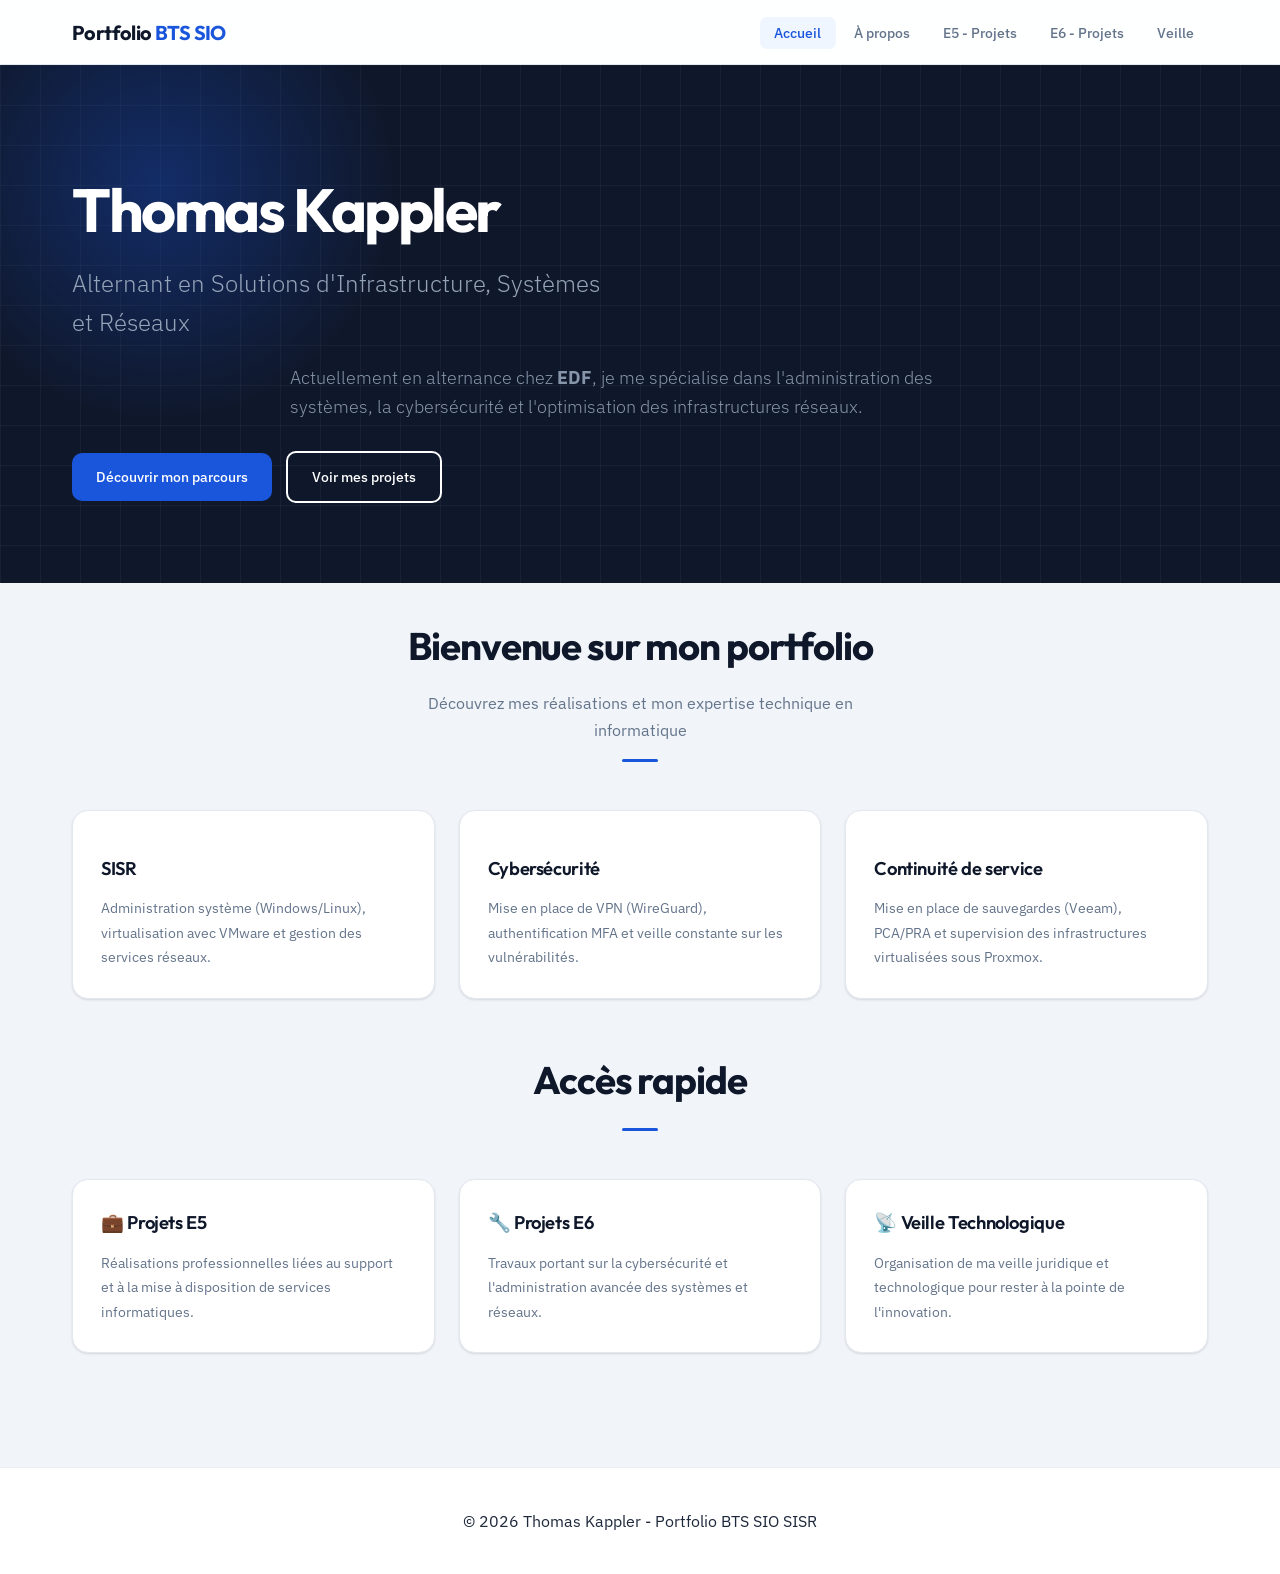
<file: index.html>
<!DOCTYPE html>
<html lang="fr">
<head>
    <meta charset="UTF-8">
    <meta name="viewport" content="width=device-width, initial-scale=1.0">
    <title>Thomas Kappler - Portfolio BTS SIO SISR</title>
    <link rel="stylesheet" href="styles.css">
</head>
<body>
    <nav class="navbar">
        <div class="nav-container">
            <a href="index.html" class="logo">
                Portfolio <span>BTS SIO</span>
            </a>
            <div class="nav-toggle" onclick="toggleMobileNav()">
                <span></span>
                <span></span>
                <span></span>
            </div>
            <ul class="nav-menu">
                <li><a href="index.html" class="nav-link active">Accueil</a></li>
                <li><a href="about.html" class="nav-link">À propos</a></li>
                <li><a href="e5.html" class="nav-link">E5 - Projets</a></li>
                <li><a href="e6.html" class="nav-link">E6 - Projets</a></li>
                <li><a href="veille.html" class="nav-link">Veille</a></li>
            </ul>
        </div>
    </nav>

    <div class="hero">
        <div class="hero-content">
            <h1>Thomas Kappler</h1>
            <p style="font-size: 1.5rem; font-weight: 300; margin-bottom: 20px;">Alternant en Solutions d'Infrastructure, Systèmes et Réseaux</p>
            <p style="max-width: 700px; margin: 0 auto 30px; opacity: 0.9;">
                Actuellement en alternance chez <strong>EDF</strong>, je me spécialise dans l'administration des systèmes, 
                la cybersécurité et l'optimisation des infrastructures réseaux.
            </p>
            <div class="hero-btns">
                <a href="about.html" class="cta-button">Découvrir mon parcours</a>
                <a href="e5.html" class="cta-button" style="background: transparent; border: 2px solid white; margin-left: 10px;">Voir mes projets</a>
            </div>
        </div>
    </div>
    
    <div class="container">
        <div class="section-header">
            <h2>Bienvenue sur mon portfolio</h2>
            <p>Découvrez mes réalisations et mon expertise technique en informatique</p>
        </div>

        <div class="card-grid" style="margin-bottom: 50px;">
            <div class="card fade-in">
                <div style="font-size: 2.5rem; color: var(--primary); margin-bottom: 15px;">
                    <i class="fas fa-server"></i>
                </div>
                <h3>SISR</h3>
                <p>Administration système (Windows/Linux), virtualisation avec VMware et gestion des services réseaux.</p>
            </div>
            <div class="card fade-in">
                <div style="font-size: 2.5rem; color: var(--primary); margin-bottom: 15px;">
                    <i class="fas fa-shield-alt"></i>
                </div>
                <h3>Cybersécurité</h3>
                <p>Mise en place de VPN (WireGuard), authentification MFA et veille constante sur les vulnérabilités.</p>
            </div>
            <div class="card fade-in">
                <div style="font-size: 2.5rem; color: var(--primary); margin-bottom: 15px;">
                    <i class="fas fa-code"></i>
                </div>
                <h3>Continuité de service</h3>
                <p>Mise en place de sauvegardes (Veeam), PCA/PRA et supervision des infrastructures virtualisées sous Proxmox.</p>
            </div>
        </div>

        <div class="section-header">
            <h2>Accès rapide</h2>
        </div>
        <div class="card-grid">
            <div class="card fade-in clickable-card" onclick="window.location.href='e5.html'">
                <h3>💼 Projets E5</h3>
                <p>Réalisations professionnelles liées au support et à la mise à disposition de services informatiques.</p>
            </div>
            <div class="card fade-in clickable-card" onclick="window.location.href='e6.html'">
                <h3>🔧 Projets E6</h3>
                <p>Travaux portant sur la cybersécurité et l'administration avancée des systèmes et réseaux.</p>
            </div>
            <div class="card fade-in clickable-card" onclick="window.location.href='veille.html'">
                <h3>📡 Veille Technologique</h3>
                <p>Organisation de ma veille juridique et technologique pour rester à la pointe de l'innovation.</p>
            </div>
        </div>
    </div>

    <footer style="text-align: center; padding: 40px 0; background: var(--white); margin-top: 50px; border-top: 1px solid #eee;">
        <p>© 2026 Thomas Kappler - Portfolio BTS SIO SISR</p>
    </footer>

    <script src="scripts.js"></script>
</body>
</html>
</file>
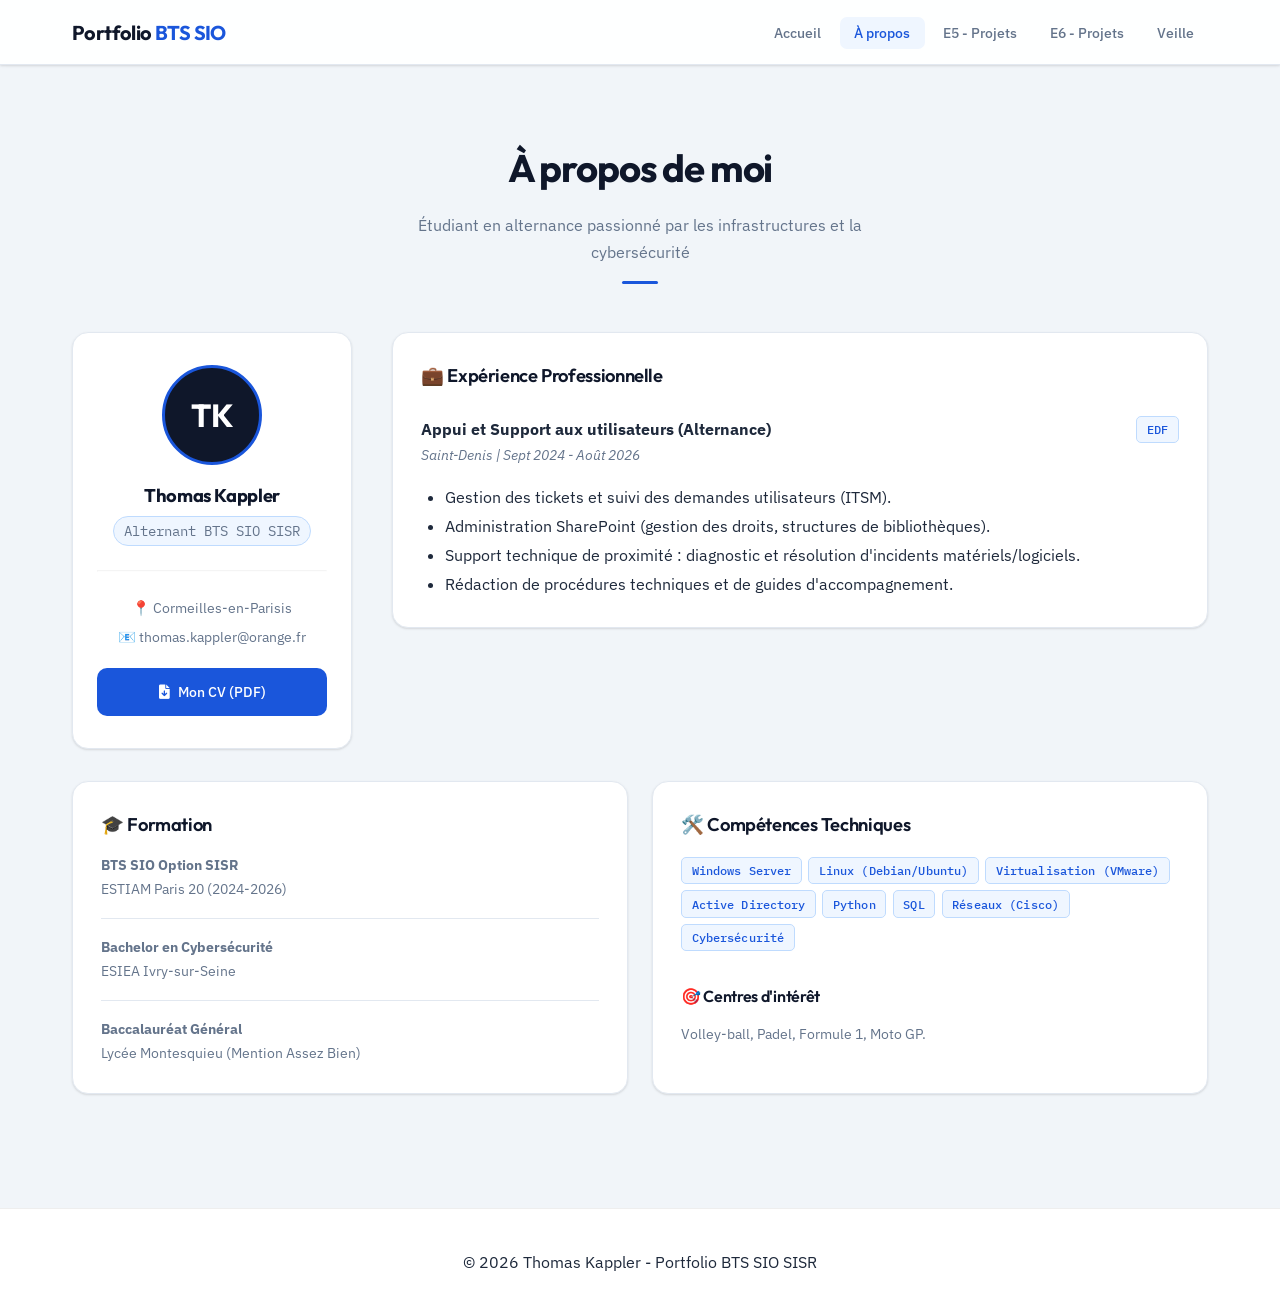
<file: about.html>
<!DOCTYPE html>
<html lang="fr">
<head>
    <meta charset="UTF-8">
    <meta name="viewport" content="width=device-width, initial-scale=1.0">
    <title>À propos - Thomas Kappler</title>
    <link rel="stylesheet" href="styles.css">
    <!-- Font Awesome pour les icônes (optionnel mais recommandé pour les logos) -->
    <link rel="stylesheet" href="https://cdnjs.cloudflare.com/ajax/libs/font-awesome/6.0.0/css/all.min.css">
</head>
<body>
    <nav class="navbar">
        <div class="nav-container">
                <a href="index.html" class="logo">
                    Portfolio <span>BTS SIO</span>
                </a>
            
            <!-- Bouton Menu Mobile (Ajouté) -->
            <div class="nav-toggle" onclick="toggleMobileNav()">
                <span></span>
                <span></span>
                <span></span>
            </div>

            <ul class="nav-menu">
                <li><a href="index.html" class="nav-link">Accueil</a></li>
                <li><a href="about.html" class="nav-link active">À propos</a></li>
                <li><a href="e5.html" class="nav-link">E5 - Projets</a></li>
                <li><a href="e6.html" class="nav-link">E6 - Projets</a></li>
                <li><a href="veille.html" class="nav-link">Veille</a></li>
            </ul>
        </div>
    </nav>

    <div class="container" style="margin-top: 40px;">
        <div class="section-header">
            <h2>À propos de moi</h2>
            <p>Étudiant en alternance passionné par les infrastructures et la cybersécurité</p>
        </div>

        <div class="about-content">
            <!-- Colonne Gauche : Profil -->
            <div class="profile-card">
                <div class="profile-img">TK</div>
                <h3>Thomas Kappler</h3>
                <p class="profile-badge">Alternant BTS SIO SISR</p>
                <hr style="margin: 1.5rem 0; opacity: 0.1;">
                <p style="font-size: 0.9rem; margin-bottom: 5px;">📍 Cormeilles-en-Parisis</p>
                <p style="font-size: 0.9rem; margin-bottom: 20px;">📧 thomas.kappler@orange.fr</p>
                
                <a href="CV_Thomas_Kappler.pdf" class="cta-button" style="width: 100%; justify-content: center;" target="_blank">
                    <i class="fas fa-file-download"></i> Mon CV (PDF)
                </a>
            </div>

            <!-- Colonne Droite : Expérience -->
            <div class="card">
                <h3>💼 Expérience Professionnelle</h3>
                <div style="margin-top: 1.5rem;">
                    <div style="display: flex; justify-content: space-between; align-items: flex-start;">
                        <h4>Appui et Support aux utilisateurs (Alternance)</h4>
                        <span class="tech-tag">EDF</span>
                    </div>
                    <p><em>Saint-Denis | Sept 2024 - Août 2026</em></p>
                    <ul style="margin-left: 1.5rem; margin-top: 1rem; line-height: 1.8;">
                        <li>Gestion des tickets et suivi des demandes utilisateurs (ITSM).</li>
                        <li>Administration SharePoint (gestion des droits, structures de bibliothèques).</li>
                        <li>Support technique de proximité : diagnostic et résolution d'incidents matériels/logiciels.</li>
                        <li>Rédaction de procédures techniques et de guides d'accompagnement.</li>
                    </ul>
                </div>
            </div>
        </div>

        <!-- Autres sections -->
        <div class="card-grid">
            <div class="card">
                <h3>🎓 Formation</h3>
                <p><strong>BTS SIO Option SISR</strong><br>ESTIAM Paris 20 (2024-2026)</p>
                <div class="divider" style="margin: 1rem 0;"></div>
                <p><strong>Bachelor en Cybersécurité</strong><br>ESIEA Ivry-sur-Seine</p>
                <div class="divider" style="margin: 1rem 0;"></div>
                <p><strong>Baccalauréat Général</strong><br>Lycée Montesquieu (Mention Assez Bien)</p>
            </div>

            <div class="card">
                <h3>🛠️ Compétences Techniques</h3>
                <div class="tech-stack" style="margin-top: 1rem;">
                    <span class="tech-tag">Windows Server</span>
                    <span class="tech-tag">Linux (Debian/Ubuntu)</span>
                    <span class="tech-tag">Virtualisation (VMware)</span>
                    <span class="tech-tag">Active Directory</span>
                    <span class="tech-tag">Python</span>
                    <span class="tech-tag">SQL</span>
                    <span class="tech-tag">Réseaux (Cisco)</span>
                    <span class="tech-tag">Cybersécurité</span>
                </div>
                <h3 style="margin-top: 2rem; font-size: 1rem;">🎯 Centres d'intérêt</h3>
                <p style="font-size: 0.9rem; color: var(--text-light);">Volley-ball, Padel, Formule 1, Moto GP.</p>
            </div>
        </div>
    </div>

    <!-- Pied de page -->
    <footer style="text-align: center; padding: 40px 0; background: var(--white); margin-top: 50px; border-top: 1px solid #eee;">
        <p>© 2026 Thomas Kappler - Portfolio BTS SIO SISR</p>
    </footer>

    <!-- Script indispensable pour le menu mobile -->
    <script src="scripts.js"></script>
</body>
</html>
</file>
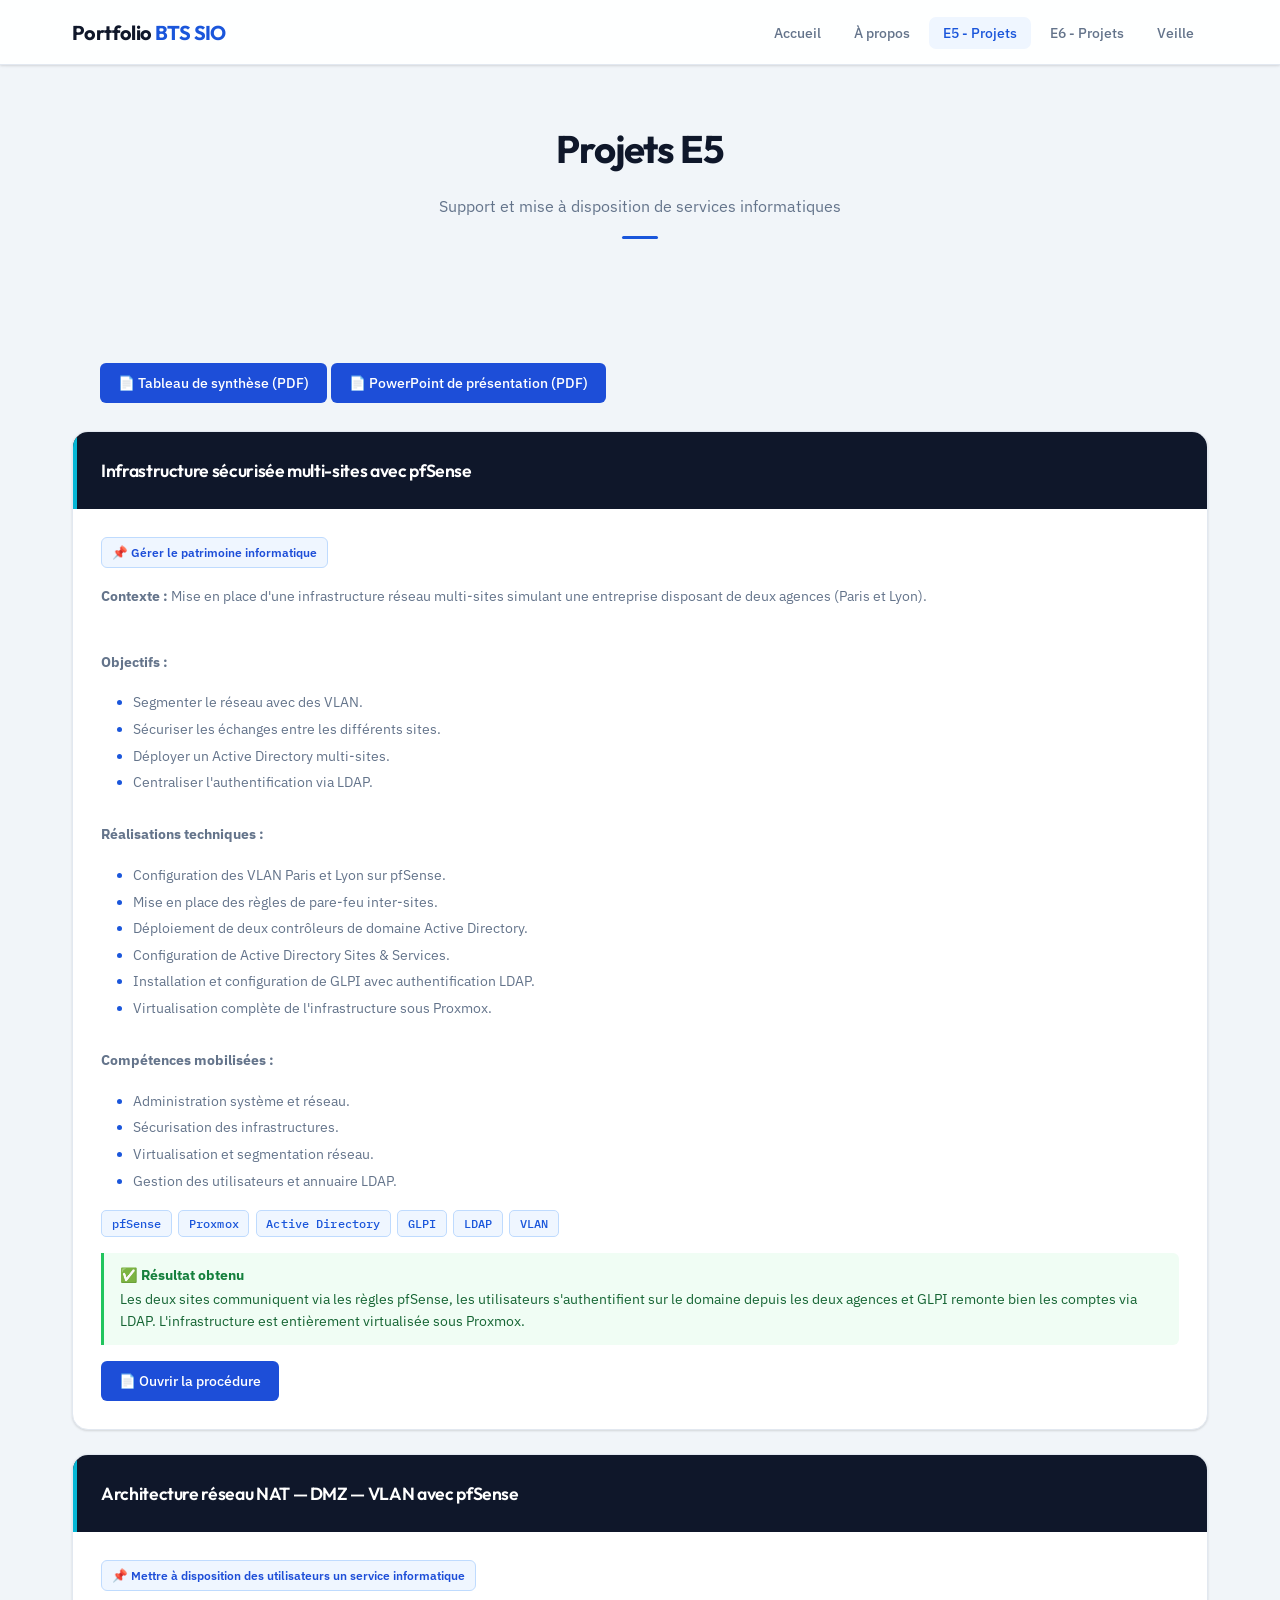
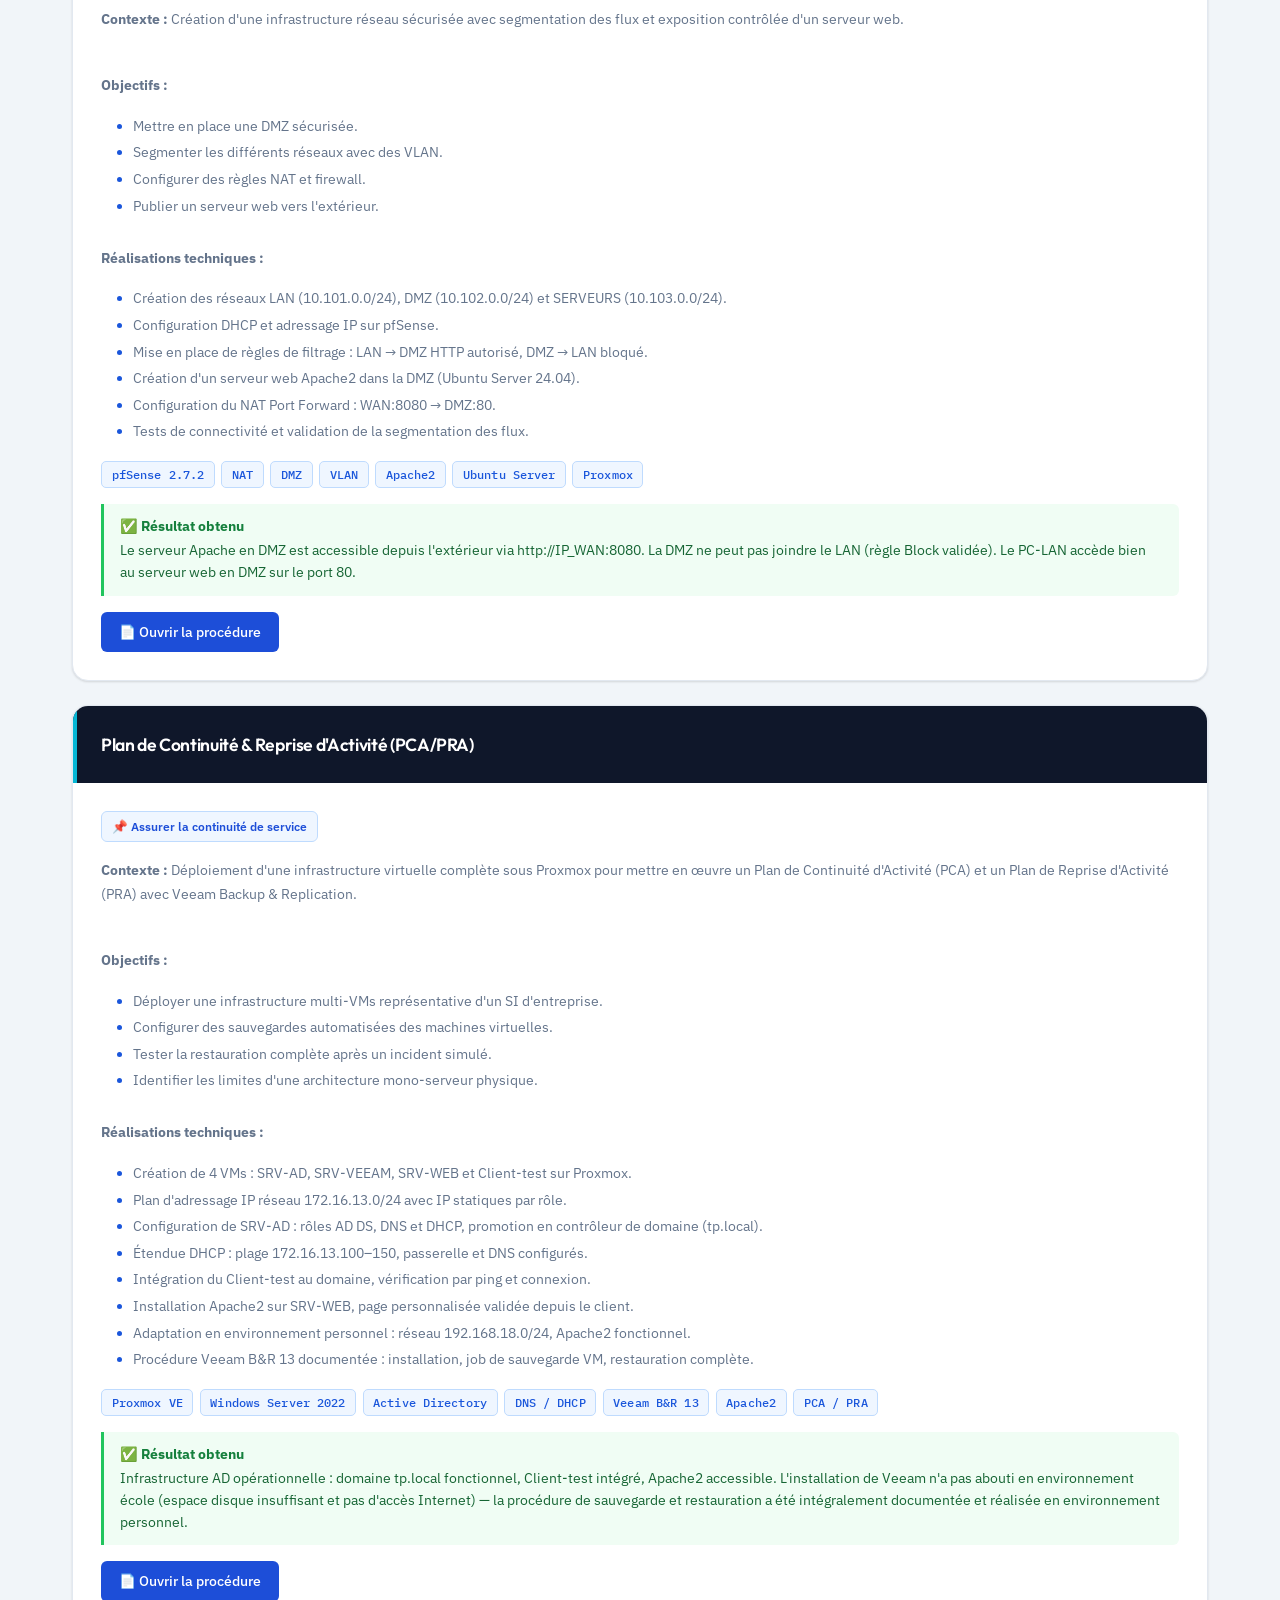
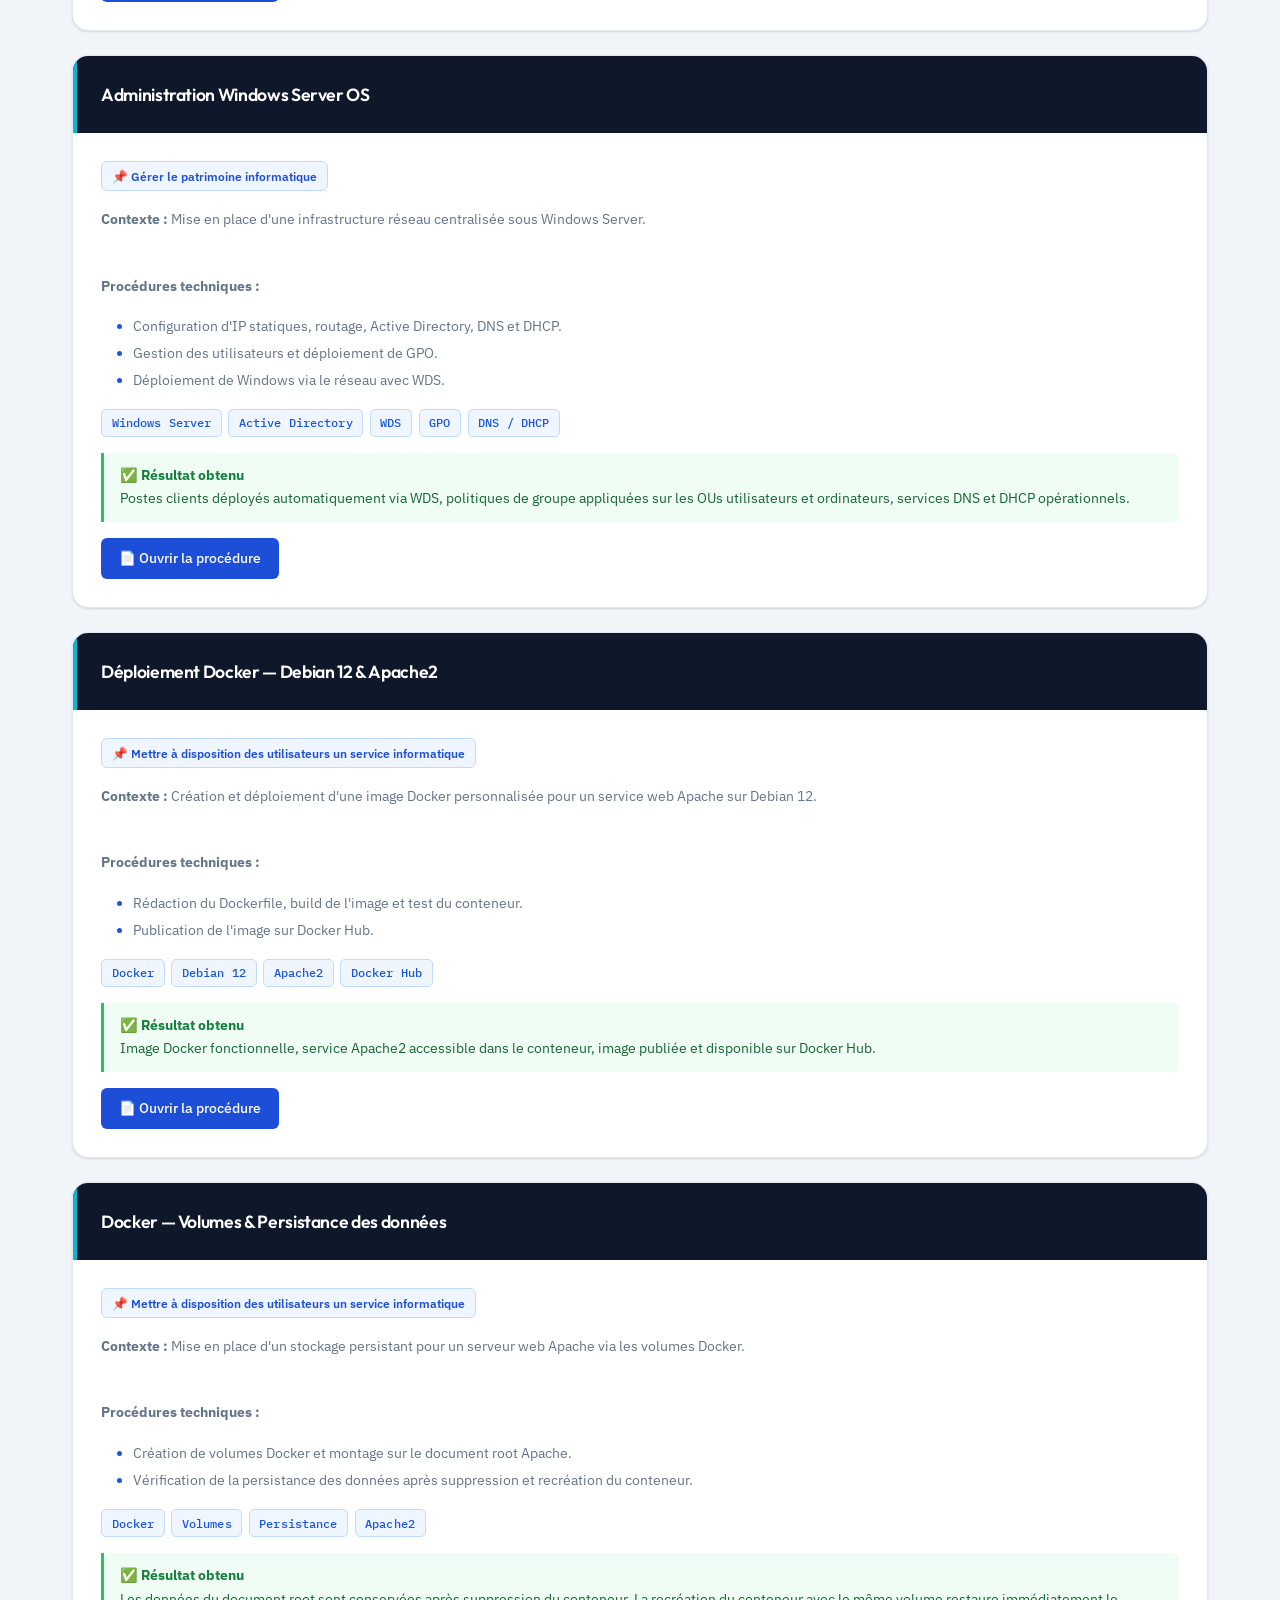
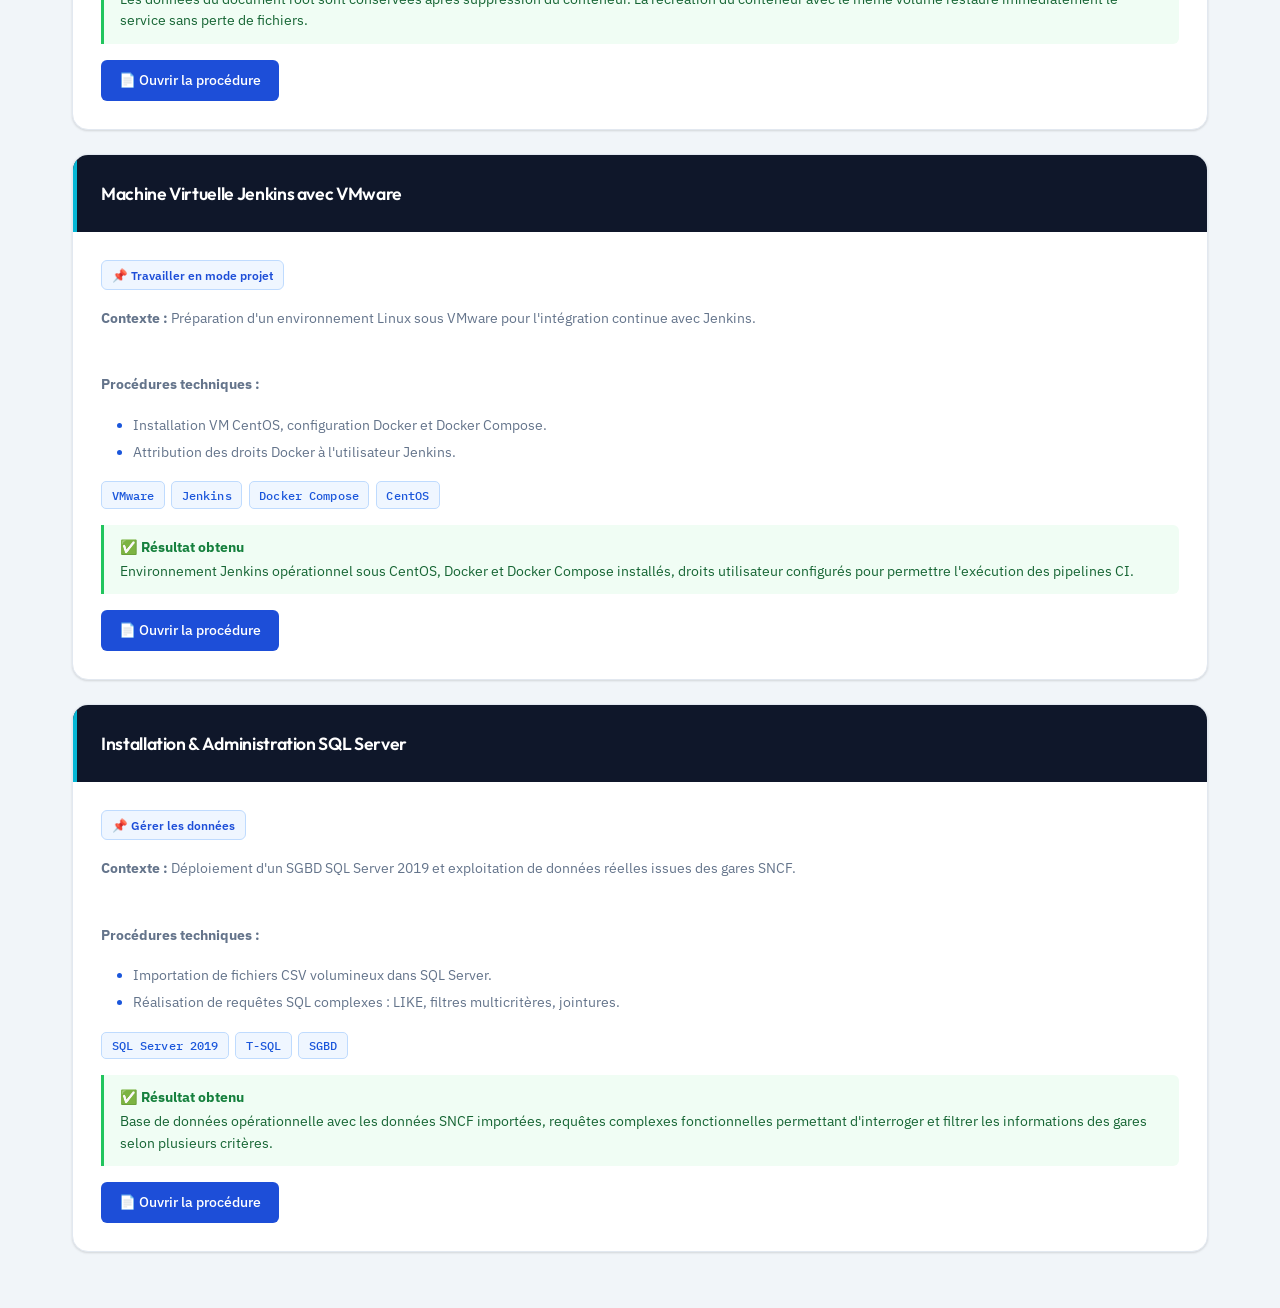
<file: e5.html>
<!DOCTYPE html>
<html lang="fr">
<head>
    <meta charset="UTF-8">
    <meta name="viewport" content="width=device-width, initial-scale=1.0">
    <title>Projets E5 - Portfolio BTS SIO</title>
    <link rel="stylesheet" href="styles.css">
    <style>
        /* ── Badge compétence E5 ── */
        .competence-badge {
            display: inline-flex;
            align-items: center;
            gap: 6px;
            background: #eff6ff;
            border: 1px solid #bfdbfe;
            color: #1d4ed8;
            font-size: 0.78rem;
            font-weight: 600;
            padding: 4px 10px;
            border-radius: 6px;
            margin-bottom: 1rem;
        }

        /* ── Bilan résultat ── */
        .bilan {
            background: #f0fdf4;
            border-left: 3px solid #22c55e;
            border-radius: 0 6px 6px 0;
            padding: 0.75rem 1rem;
            margin-top: 1rem;
            font-size: 0.88rem;
            color: #166534;
            line-height: 1.55;
        }

        .bilan strong {
            display: block;
            margin-bottom: 2px;
            color: #15803d;
        }

        /* ── Bouton PDF ── */
        .btn-doc {
            display: inline-flex;
            align-items: center;
            gap: 6px;
            margin-top: 1rem;
            padding: 9px 18px;
            background: #1d4ed8;
            color: white;
            text-decoration: none;
            border-radius: 6px;
            font-size: 0.85rem;
            font-weight: 500;
            transition: background 0.2s;
        }

        .btn-doc:hover {
            background: #1e3a8a;
        }
    </style>
</head>
<body>
    <nav class="navbar">
                <div class="nav-container">
                    <a href="index.html" class="logo">
                    Portfolio <span>BTS SIO</span>
            </a>            
            <div class="nav-toggle" onclick="toggleMobileNav()">
            <span></span><span></span><span></span>
            </div>
            <ul class="nav-menu">
                <li><a href="index.html"  class="nav-link">Accueil</a></li>
                <li><a href="about.html"  class="nav-link">À propos</a></li>
                <li><a href="e5.html"     class="nav-link active">E5 - Projets</a></li>
                <li><a href="e6.html"     class="nav-link">E6 - Projets</a></li>
                <li><a href="veille.html" class="nav-link">Veille</a></li>
            </ul>
        </div>
    </nav>

    <br><br>
        <div class="section-header">
            <h2>Projets E5</h2>
            <p>Support et mise à disposition de services informatiques</p>
        </div>

    <div class="container">
            <div class="project-content">
            <a href="tableau_synthese_E5_Kappler.pdf" target="_blank" class="btn-doc">
              📄 Tableau de synthèse (PDF)
            </a>
            <a href="Epreuve_E5.pdf" target="_blank" class="btn-doc">
              📄 PowerPoint de présentation (PDF)
            </a>
          </div>
        <!-- ══════════════════════════════════════
             PROJET 1 — pfSense AD Multi-sites
        ══════════════════════════════════════ -->
        <div class="project-card">
            <div class="project-header">
                <h3>Infrastructure sécurisée multi-sites avec pfSense</h3>
            </div>
            <div class="project-content">
                <span class="competence-badge">📌 Gérer le patrimoine informatique</span>

                <p><strong>Contexte :</strong> Mise en place d'une infrastructure réseau multi-sites simulant une entreprise disposant de deux agences (Paris et Lyon).</p>
                <br>

                <p><strong>Objectifs :</strong></p>
                <ul style="margin-left: 2rem;">
                    <li>Segmenter le réseau avec des VLAN.</li>
                    <li>Sécuriser les échanges entre les différents sites.</li>
                    <li>Déployer un Active Directory multi-sites.</li>
                    <li>Centraliser l'authentification via LDAP.</li>
                </ul>
                <br>

                <p><strong>Réalisations techniques :</strong></p>
                <ul style="margin-left: 2rem;">
                    <li>Configuration des VLAN Paris et Lyon sur pfSense.</li>
                    <li>Mise en place des règles de pare-feu inter-sites.</li>
                    <li>Déploiement de deux contrôleurs de domaine Active Directory.</li>
                    <li>Configuration de Active Directory Sites & Services.</li>
                    <li>Installation et configuration de GLPI avec authentification LDAP.</li>
                    <li>Virtualisation complète de l'infrastructure sous Proxmox.</li>
                </ul>
                <br>

                <p><strong>Compétences mobilisées :</strong></p>
                <ul style="margin-left: 2rem;">
                    <li>Administration système et réseau.</li>
                    <li>Sécurisation des infrastructures.</li>
                    <li>Virtualisation et segmentation réseau.</li>
                    <li>Gestion des utilisateurs et annuaire LDAP.</li>
                </ul>

                <div class="tech-stack">
                    <span class="tech-tag">pfSense</span>
                    <span class="tech-tag">Proxmox</span>
                    <span class="tech-tag">Active Directory</span>
                    <span class="tech-tag">GLPI</span>
                    <span class="tech-tag">LDAP</span>
                    <span class="tech-tag">VLAN</span>
                </div>

                <div class="bilan">
                    <strong>✅ Résultat obtenu</strong>
                    Les deux sites communiquent via les règles pfSense, les utilisateurs s'authentifient sur le domaine depuis les deux agences et GLPI remonte bien les comptes via LDAP. L'infrastructure est entièrement virtualisée sous Proxmox.
                </div>

                <a href="Configuration pfSense pour AD Multi-sites.pdf" target="_blank" class="btn-doc">
                    📄 Ouvrir la procédure
                </a>
            </div>
        </div>

        <!-- ══════════════════════════════════════
             PROJET 2 — pfSense NAT/DMZ/VLAN
        ══════════════════════════════════════ -->
        <div class="project-card">
            <div class="project-header">
                <h3>Architecture réseau NAT — DMZ — VLAN avec pfSense</h3>
            </div>
            <div class="project-content">
                <span class="competence-badge">📌 Mettre à disposition des utilisateurs un service informatique</span>

                <p><strong>Contexte :</strong> Création d'une infrastructure réseau sécurisée avec segmentation des flux et exposition contrôlée d'un serveur web.</p>
                <br>

                <p><strong>Objectifs :</strong></p>
                <ul style="margin-left: 2rem;">
                    <li>Mettre en place une DMZ sécurisée.</li>
                    <li>Segmenter les différents réseaux avec des VLAN.</li>
                    <li>Configurer des règles NAT et firewall.</li>
                    <li>Publier un serveur web vers l'extérieur.</li>
                </ul>
                <br>

                <p><strong>Réalisations techniques :</strong></p>
                <ul style="margin-left: 2rem;">
                    <li>Création des réseaux LAN (10.101.0.0/24), DMZ (10.102.0.0/24) et SERVEURS (10.103.0.0/24).</li>
                    <li>Configuration DHCP et adressage IP sur pfSense.</li>
                    <li>Mise en place de règles de filtrage : LAN → DMZ HTTP autorisé, DMZ → LAN bloqué.</li>
                    <li>Création d'un serveur web Apache2 dans la DMZ (Ubuntu Server 24.04).</li>
                    <li>Configuration du NAT Port Forward : WAN:8080 → DMZ:80.</li>
                    <li>Tests de connectivité et validation de la segmentation des flux.</li>
                </ul>

                <div class="tech-stack">
                    <span class="tech-tag">pfSense 2.7.2</span>
                    <span class="tech-tag">NAT</span>
                    <span class="tech-tag">DMZ</span>
                    <span class="tech-tag">VLAN</span>
                    <span class="tech-tag">Apache2</span>
                    <span class="tech-tag">Ubuntu Server</span>
                    <span class="tech-tag">Proxmox</span>
                </div>

                <div class="bilan">
                    <strong>✅ Résultat obtenu</strong>
                    Le serveur Apache en DMZ est accessible depuis l'extérieur via http://IP_WAN:8080. La DMZ ne peut pas joindre le LAN (règle Block validée). Le PC-LAN accède bien au serveur web en DMZ sur le port 80.
                </div>

                <a href="Installation pfSense - NAT-DMZ-VLAN.pdf" target="_blank" class="btn-doc">
                    📄 Ouvrir la procédure
                </a>
            </div>
        </div>

        <!-- ══════════════════════════════════════
             PROJET 3 — PCA / PRA Veeam
        ══════════════════════════════════════ -->
        <div class="project-card">
            <div class="project-header">
                <h3>Plan de Continuité & Reprise d'Activité (PCA/PRA)</h3>
            </div>
            <div class="project-content">
                <span class="competence-badge">📌 Assurer la continuité de service</span>

                <p><strong>Contexte :</strong> Déploiement d'une infrastructure virtuelle complète sous Proxmox pour mettre en œuvre un Plan de Continuité d'Activité (PCA) et un Plan de Reprise d'Activité (PRA) avec Veeam Backup & Replication.</p>
                <br>

                <p><strong>Objectifs :</strong></p>
                <ul style="margin-left: 2rem;">
                    <li>Déployer une infrastructure multi-VMs représentative d'un SI d'entreprise.</li>
                    <li>Configurer des sauvegardes automatisées des machines virtuelles.</li>
                    <li>Tester la restauration complète après un incident simulé.</li>
                    <li>Identifier les limites d'une architecture mono-serveur physique.</li>
                </ul>
                <br>

                <p><strong>Réalisations techniques :</strong></p>
                <ul style="margin-left: 2rem;">
                    <li>Création de 4 VMs : SRV-AD, SRV-VEEAM, SRV-WEB et Client-test sur Proxmox.</li>
                    <li>Plan d'adressage IP réseau 172.16.13.0/24 avec IP statiques par rôle.</li>
                    <li>Configuration de SRV-AD : rôles AD DS, DNS et DHCP, promotion en contrôleur de domaine (tp.local).</li>
                    <li>Étendue DHCP : plage 172.16.13.100–150, passerelle et DNS configurés.</li>
                    <li>Intégration du Client-test au domaine, vérification par ping et connexion.</li>
                    <li>Installation Apache2 sur SRV-WEB, page personnalisée validée depuis le client.</li>
                    <li>Adaptation en environnement personnel : réseau 192.168.18.0/24, Apache2 fonctionnel.</li>
                    <li>Procédure Veeam B&R 13 documentée : installation, job de sauvegarde VM, restauration complète.</li>
                </ul>

                <div class="tech-stack">
                    <span class="tech-tag">Proxmox VE</span>
                    <span class="tech-tag">Windows Server 2022</span>
                    <span class="tech-tag">Active Directory</span>
                    <span class="tech-tag">DNS / DHCP</span>
                    <span class="tech-tag">Veeam B&R 13</span>
                    <span class="tech-tag">Apache2</span>
                    <span class="tech-tag">PCA / PRA</span>
                </div>

                <div class="bilan">
                    <strong>✅ Résultat obtenu</strong>
                    Infrastructure AD opérationnelle : domaine tp.local fonctionnel, Client-test intégré, Apache2 accessible. L'installation de Veeam n'a pas abouti en environnement école (espace disque insuffisant et pas d'accès Internet) — la procédure de sauvegarde et restauration a été intégralement documentée et réalisée en environnement personnel.
                </div>

                <a href="Mise en place d’un plan de PCA-PRA.pdf" target="_blank" class="btn-doc">
                    📄 Ouvrir la procédure
                </a>
            </div>
        </div>

        <!-- ══════════════════════════════════════
             PROJET 4 — Windows Server OS Admin
        ══════════════════════════════════════ -->
        <div class="project-card">
            <div class="project-header">
                <h3>Administration Windows Server OS</h3>
            </div>
            <div class="project-content">
                <span class="competence-badge">📌 Gérer le patrimoine informatique</span>

                <p><strong>Contexte :</strong> Mise en place d'une infrastructure réseau centralisée sous Windows Server.</p>
                <br>
                <p><strong>Procédures techniques :</strong></p>
                <ul style="margin-left: 2rem;">
                    <li>Configuration d'IP statiques, routage, Active Directory, DNS et DHCP.</li>
                    <li>Gestion des utilisateurs et déploiement de GPO.</li>
                    <li>Déploiement de Windows via le réseau avec WDS.</li>
                </ul>

                <div class="tech-stack">
                    <span class="tech-tag">Windows Server</span>
                    <span class="tech-tag">Active Directory</span>
                    <span class="tech-tag">WDS</span>
                    <span class="tech-tag">GPO</span>
                    <span class="tech-tag">DNS / DHCP</span>
                </div>

                <div class="bilan">
                    <strong>✅ Résultat obtenu</strong>
                    Postes clients déployés automatiquement via WDS, politiques de groupe appliquées sur les OUs utilisateurs et ordinateurs, services DNS et DHCP opérationnels.
                </div>

                <a href="TP Windows Server OS admin.pdf" target="_blank" class="btn-doc">
                    📄 Ouvrir la procédure
                </a>
            </div>
        </div>

        <!-- ══════════════════════════════════════
             PROJET 5 — Docker Debian 12
        ══════════════════════════════════════ -->
        <div class="project-card">
            <div class="project-header">
                <h3>Déploiement Docker — Debian 12 & Apache2</h3>
            </div>
            <div class="project-content">
                <span class="competence-badge">📌 Mettre à disposition des utilisateurs un service informatique</span>

                <p><strong>Contexte :</strong> Création et déploiement d'une image Docker personnalisée pour un service web Apache sur Debian 12.</p>
                <br>
                <p><strong>Procédures techniques :</strong></p>
                <ul style="margin-left: 2rem;">
                    <li>Rédaction du Dockerfile, build de l'image et test du conteneur.</li>
                    <li>Publication de l'image sur Docker Hub.</li>
                </ul>

                <div class="tech-stack">
                    <span class="tech-tag">Docker</span>
                    <span class="tech-tag">Debian 12</span>
                    <span class="tech-tag">Apache2</span>
                    <span class="tech-tag">Docker Hub</span>
                </div>

                <div class="bilan">
                    <strong>✅ Résultat obtenu</strong>
                    Image Docker fonctionnelle, service Apache2 accessible dans le conteneur, image publiée et disponible sur Docker Hub.
                </div>

                <a href="Déploiement d'un service avec Docker  Debian12-Apache2.pdf" target="_blank" class="btn-doc">
                    📄 Ouvrir la procédure
                </a>
            </div>
        </div>

        <!-- ══════════════════════════════════════
             PROJET 6 — Docker Volumes
        ══════════════════════════════════════ -->
        <div class="project-card">
            <div class="project-header">
                <h3>Docker — Volumes & Persistance des données</h3>
            </div>
            <div class="project-content">
                <span class="competence-badge">📌 Mettre à disposition des utilisateurs un service informatique</span>

                <p><strong>Contexte :</strong> Mise en place d'un stockage persistant pour un serveur web Apache via les volumes Docker.</p>
                <br>
                <p><strong>Procédures techniques :</strong></p>
                <ul style="margin-left: 2rem;">
                    <li>Création de volumes Docker et montage sur le document root Apache.</li>
                    <li>Vérification de la persistance des données après suppression et recréation du conteneur.</li>
                </ul>

                <div class="tech-stack">
                    <span class="tech-tag">Docker</span>
                    <span class="tech-tag">Volumes</span>
                    <span class="tech-tag">Persistance</span>
                    <span class="tech-tag">Apache2</span>
                </div>

                <div class="bilan">
                    <strong>✅ Résultat obtenu</strong>
                    Les données du document root sont conservées après suppression du conteneur. La recréation du conteneur avec le même volume restaure immédiatement le service sans perte de fichiers.
                </div>

                <a href="Docker Volumes et persistance.pdf" target="_blank" class="btn-doc">
                    📄 Ouvrir la procédure
                </a>
            </div>
        </div>

        <!-- ══════════════════════════════════════
             PROJET 7 — Jenkins VMware
        ══════════════════════════════════════ -->
        <div class="project-card">
            <div class="project-header">
                <h3>Machine Virtuelle Jenkins avec VMware</h3>
            </div>
            <div class="project-content">
                <span class="competence-badge">📌 Travailler en mode projet</span>

                <p><strong>Contexte :</strong> Préparation d'un environnement Linux sous VMware pour l'intégration continue avec Jenkins.</p>
                <br>
                <p><strong>Procédures techniques :</strong></p>
                <ul style="margin-left: 2rem;">
                    <li>Installation VM CentOS, configuration Docker et Docker Compose.</li>
                    <li>Attribution des droits Docker à l'utilisateur Jenkins.</li>
                </ul>

                <div class="tech-stack">
                    <span class="tech-tag">VMware</span>
                    <span class="tech-tag">Jenkins</span>
                    <span class="tech-tag">Docker Compose</span>
                    <span class="tech-tag">CentOS</span>
                </div>

                <div class="bilan">
                    <strong>✅ Résultat obtenu</strong>
                    Environnement Jenkins opérationnel sous CentOS, Docker et Docker Compose installés, droits utilisateur configurés pour permettre l'exécution des pipelines CI.
                </div>

                <a href="Machine Virtuelle Jenkins avec VmWare.pdf" target="_blank" class="btn-doc">
                    📄 Ouvrir la procédure
                </a>
            </div>
        </div>

        <!-- ══════════════════════════════════════
             PROJET 8 — SQL Server
        ══════════════════════════════════════ -->
        <div class="project-card">
            <div class="project-header">
                <h3>Installation & Administration SQL Server</h3>
            </div>
            <div class="project-content">
                <span class="competence-badge">📌 Gérer les données</span>

                <p><strong>Contexte :</strong> Déploiement d'un SGBD SQL Server 2019 et exploitation de données réelles issues des gares SNCF.</p>
                <br>
                <p><strong>Procédures techniques :</strong></p>
                <ul style="margin-left: 2rem;">
                    <li>Importation de fichiers CSV volumineux dans SQL Server.</li>
                    <li>Réalisation de requêtes SQL complexes : LIKE, filtres multicritères, jointures.</li>
                </ul>

                <div class="tech-stack">
                    <span class="tech-tag">SQL Server 2019</span>
                    <span class="tech-tag">T-SQL</span>
                    <span class="tech-tag">SGBD</span>
                </div>

                <div class="bilan">
                    <strong>✅ Résultat obtenu</strong>
                    Base de données opérationnelle avec les données SNCF importées, requêtes complexes fonctionnelles permettant d'interroger et filtrer les informations des gares selon plusieurs critères.
                </div>

                <a href="KAPPLER_Thomas_SQL.pdf" target="_blank" class="btn-doc">
                    📄 Ouvrir la procédure
                </a>
            </div>
        </div>

    </div>

    <script src="scripts.js"></script>
</body>
</html>
</file>
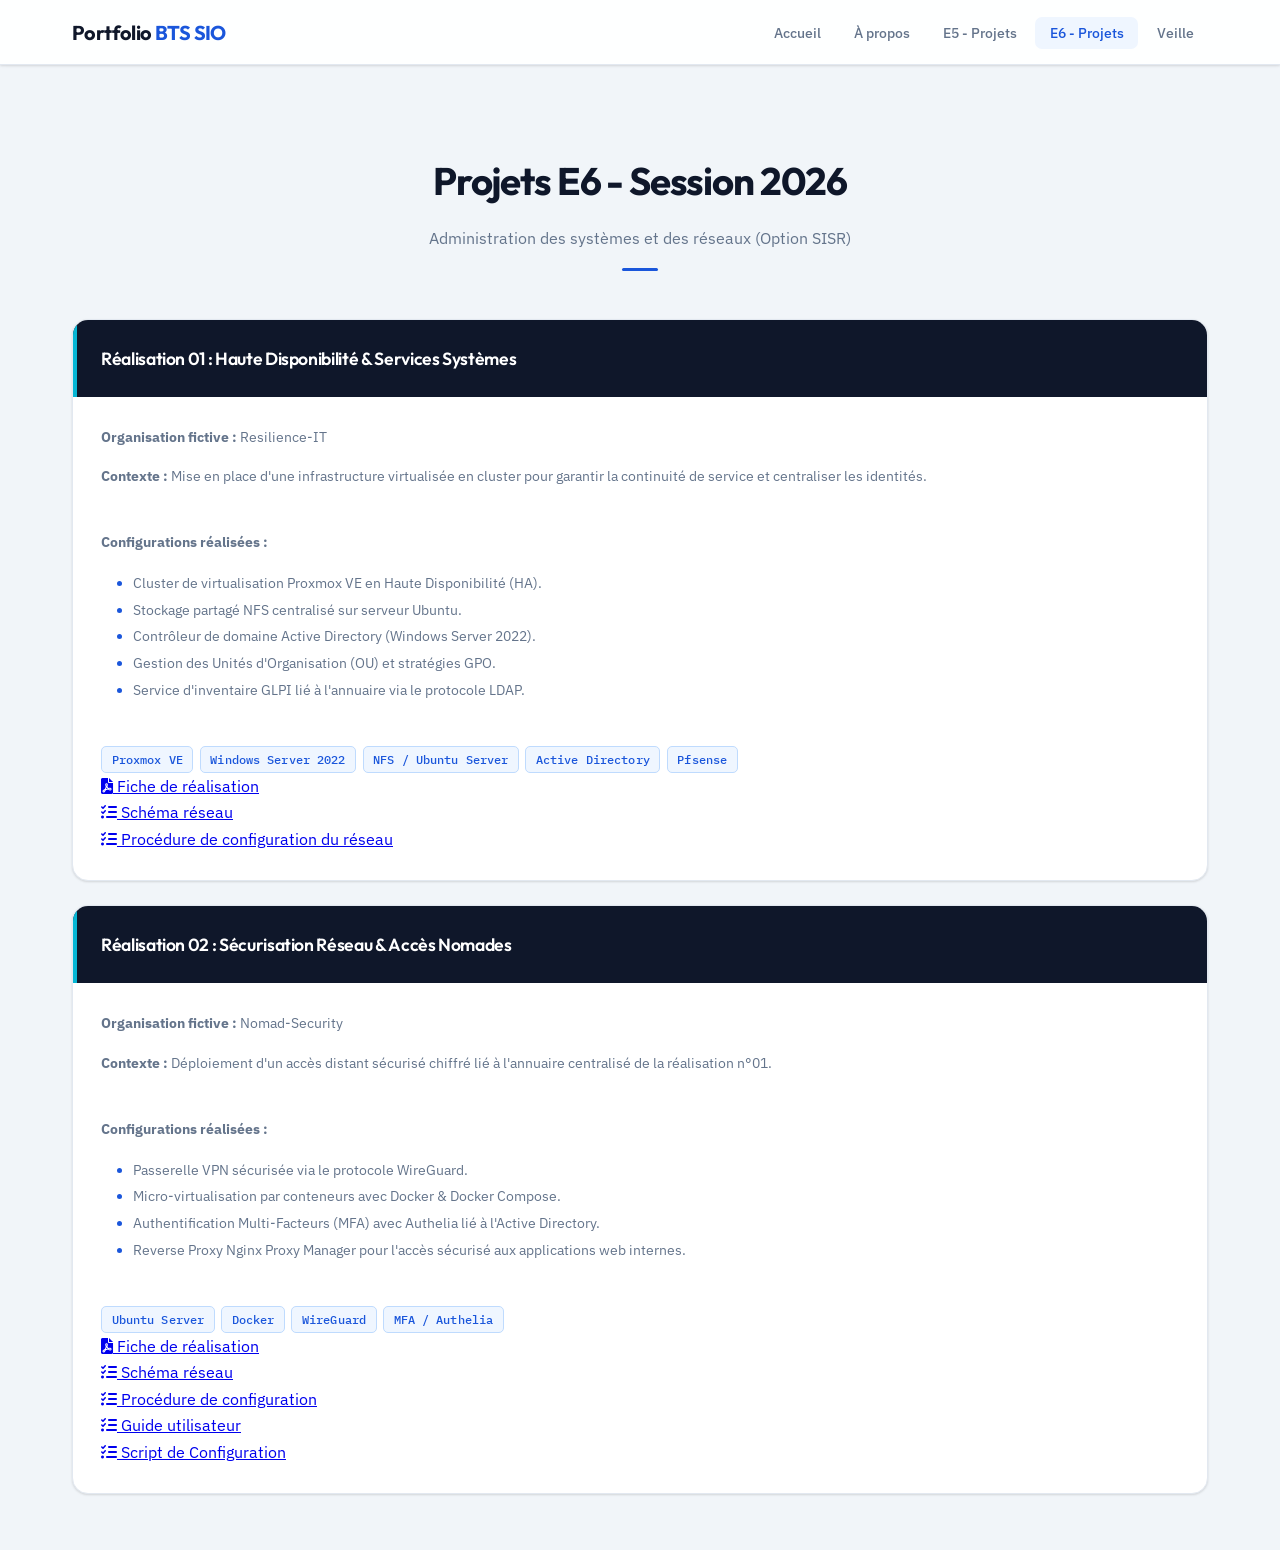
<file: e6.html>
<!DOCTYPE html>
<html lang="fr">
<head>
    <meta charset="UTF-8">
    <meta name="viewport" content="width=device-width, initial-scale=1.0">
    <title>Projets E6 - Portfolio BTS SIO</title>
    <link rel="stylesheet" href="styles.css">
    <link rel="stylesheet" href="https://cdnjs.cloudflare.com/ajax/libs/font-awesome/6.0.0/css/all.min.css">
</head>
<body>
    <nav class="navbar">
        <div class="nav-container">
			<a href="index.html" class="logo">
			    Portfolio <span>BTS SIO</span>
			</a>
            <div class="nav-toggle" onclick="toggleMobileNav()">
                <span></span>
                <span></span>
                <span></span>
            </div>
            <ul class="nav-menu">
                <li><a href="index.html" class="nav-link">Accueil</a></li>
                <li><a href="about.html" class="nav-link">À propos</a></li>
                <li><a href="e5.html" class="nav-link">E5 - Projets</a></li>
                <li><a href="e6.html" class="nav-link active">E6 - Projets</a></li>
                <li><a href="veille.html" class="nav-link">Veille</a></li>
            </ul>
        </div>
    </nav>
	<br>
	<br>
    <div class="container">
        <div class="section-header">
            <h2>Projets E6 - Session 2026</h2>
            <p>Administration des systèmes et des réseaux (Option SISR)</p>
        </div>
        
        <div class="project-card">
            <div class="project-header">
                <h3>Réalisation 01 : Haute Disponibilité & Services Systèmes</h3>
            </div>
            <div class="project-content">
                <p><strong>Organisation fictive :</strong> Resilience-IT</p>
                <p><strong>Contexte :</strong> Mise en place d'une infrastructure virtualisée en cluster pour garantir la continuité de service et centraliser les identités.</p>
                <br>
                <p><strong>Configurations réalisées :</strong></p>
				<ul style="margin-left: 2rem;">
				    <li>Cluster de virtualisation Proxmox VE en Haute Disponibilité (HA).</li>
				    <li>Stockage partagé NFS centralisé sur serveur Ubuntu.</li>
				    <li>Contrôleur de domaine Active Directory (Windows Server 2022).</li>
				    <li>Gestion des Unités d'Organisation (OU) et stratégies GPO.</li>
				    <li>Service d'inventaire GLPI lié à l'annuaire via le protocole LDAP.</li>
				</ul>
                <br>
				<div class="tech-stack">
				    <span class="tech-tag">Proxmox VE</span>
				    <span class="tech-tag">Windows Server 2022</span>
				    <span class="tech-tag">NFS / Ubuntu Server</span>
				    <span class="tech-tag">Active Directory</span>
					<span class="tech-tag">Pfsense</span>
				</div>
                
                <div class="project-actions">
                    <a href="VII-1-A.pdf" target="_blank" class="btn-doc">
                        <i class="fas fa-file-pdf"></i> Fiche de réalisation
                    </a>
				<br>
                    <a href="resilience_it_topo.png" target="_blank" class="btn-comp">
                        <i class="fas fa-list-check"></i> Schéma réseau
                    </a>	
				<br>
					<a href="Projet%20R%C3%A9silience-IT.pdf" target="_blank" class="btn-comp">
					    <i class="fas fa-list-check"></i> Procédure de configuration du réseau
					</a>				
					<br>

                </div>
            </div>
        </div>

        <div class="project-card">
            <div class="project-header">
                <h3>Réalisation 02 : Sécurisation Réseau & Accès Nomades</h3>
            </div>
            <div class="project-content">
                <p><strong>Organisation fictive :</strong> Nomad-Security </p>
                <p><strong>Contexte :</strong> Déploiement d'un accès distant sécurisé chiffré lié à l'annuaire centralisé de la réalisation n°01.</p>
                <br>
                <p><strong>Configurations réalisées :</strong></p>
                <ul style="margin-left: 2rem;">
                    <li>Passerelle VPN sécurisée via le protocole WireGuard.</li>
                    <li>Micro-virtualisation par conteneurs avec Docker & Docker Compose.</li>
                    <li>Authentification Multi-Facteurs (MFA) avec Authelia lié à l'Active Directory.</li>
                    <li>Reverse Proxy Nginx Proxy Manager pour l'accès sécurisé aux applications web internes.</li>
                </ul>
                <br>
                <div class="tech-stack">
                    <span class="tech-tag">Ubuntu Server</span>
                    <span class="tech-tag">Docker</span>
                    <span class="tech-tag">WireGuard</span>
                    <span class="tech-tag">MFA / Authelia</span>
                </div>
				<div class="project-actions">
				    <a href="VII-1-B.pdf" target="_blank" class="btn-doc">
				        <i class="fas fa-file-pdf"></i> Fiche de réalisation
				    </a>
				    <br>
				    <a href="nomad_security_topo.png" target="_blank" class="btn-comp">
				        <i class="fas fa-list-check"></i> Schéma réseau
				    </a>
				    <br>
				    <a href="Procedure_Configuration_Nomad-Security.pdf" target="_blank" class="btn-comp">
				        <i class="fas fa-list-check"></i> Procédure de configuration
				    </a>
					<br>
					<a href="Guide_Utilisateur_MFA_Nomad-Security.pdf" target="_blank" class="btn-comp">
				        <i class="fas fa-list-check"></i> Guide utilisateur 
				    </a>
					<br>
					<a href="Scripts_Deploiement_Nomad-Security.pdf" target="_blank" class="btn-comp">
				        <i class="fas fa-list-check"></i> Script de Configuration
				    </a>					
				</div>
            </div>
        </div>
    </div>

    <script src="scripts.js"></script>
</body>
</html>
</file>
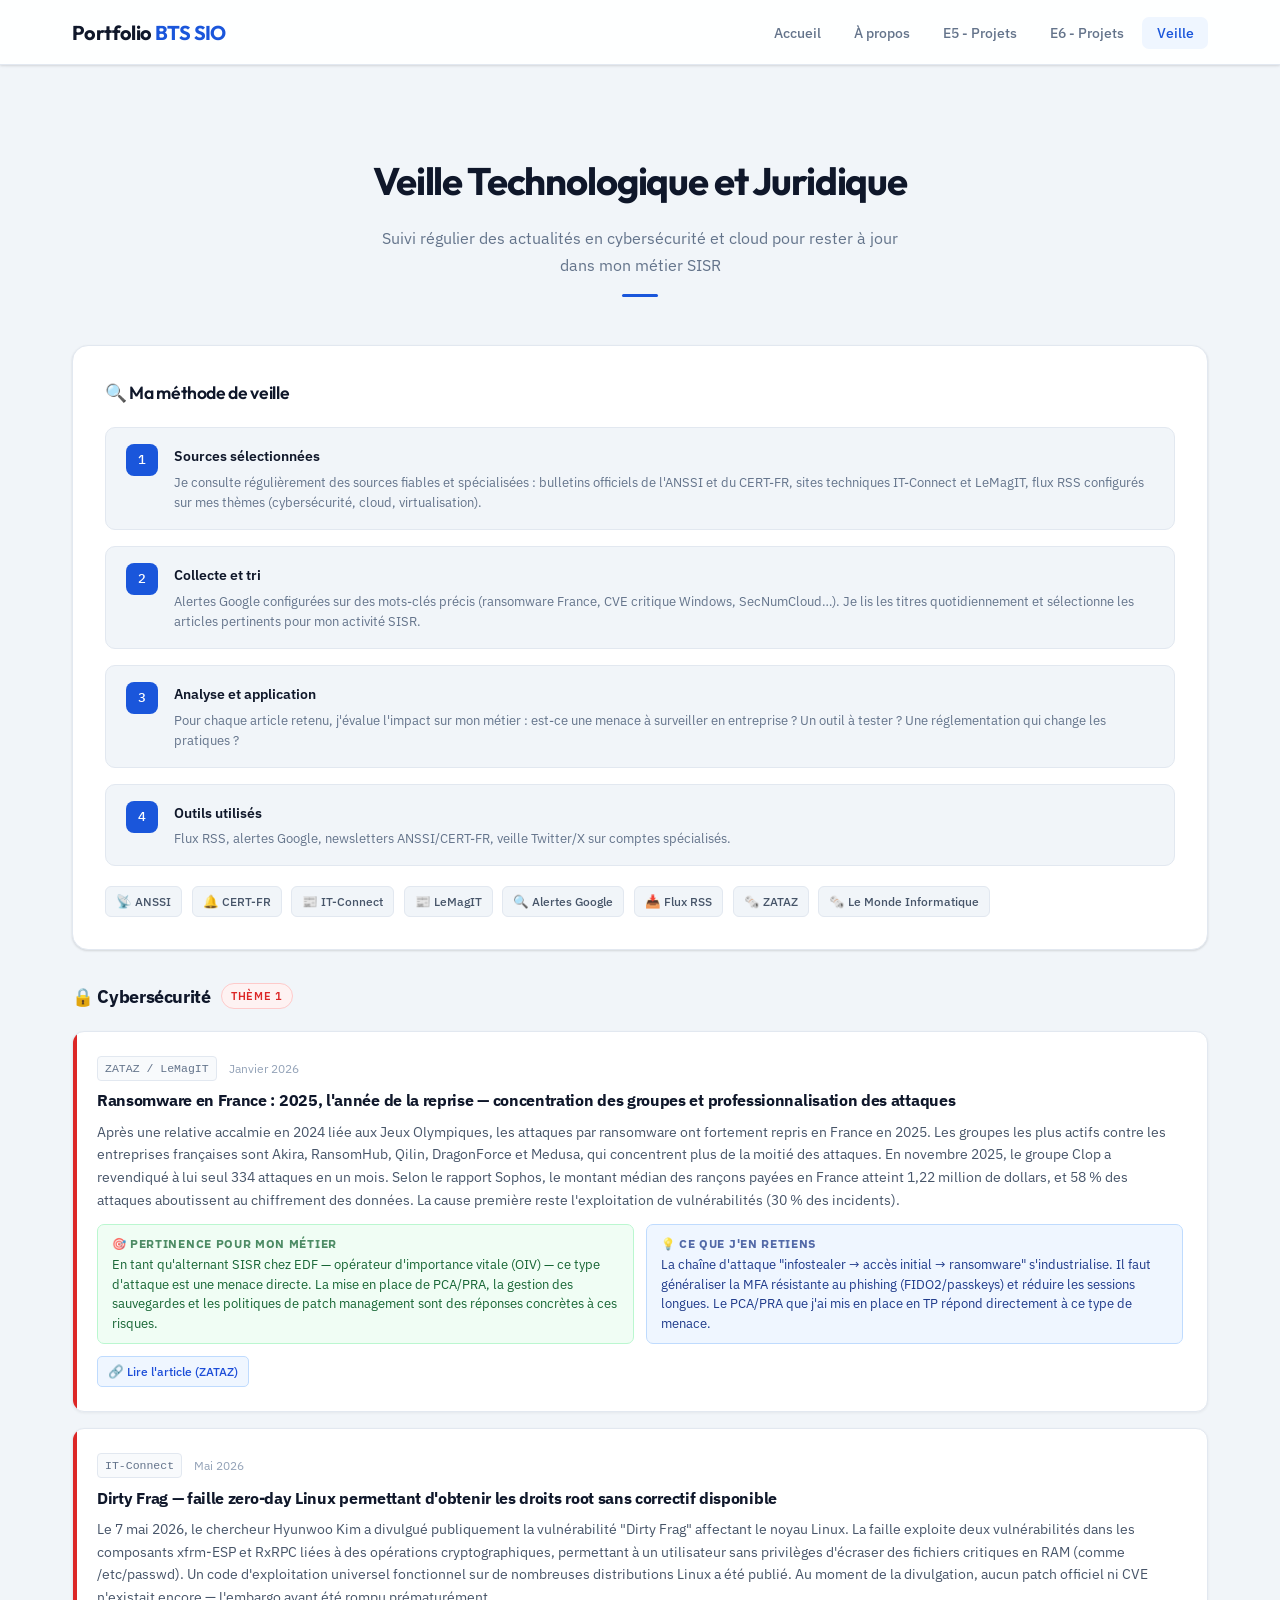
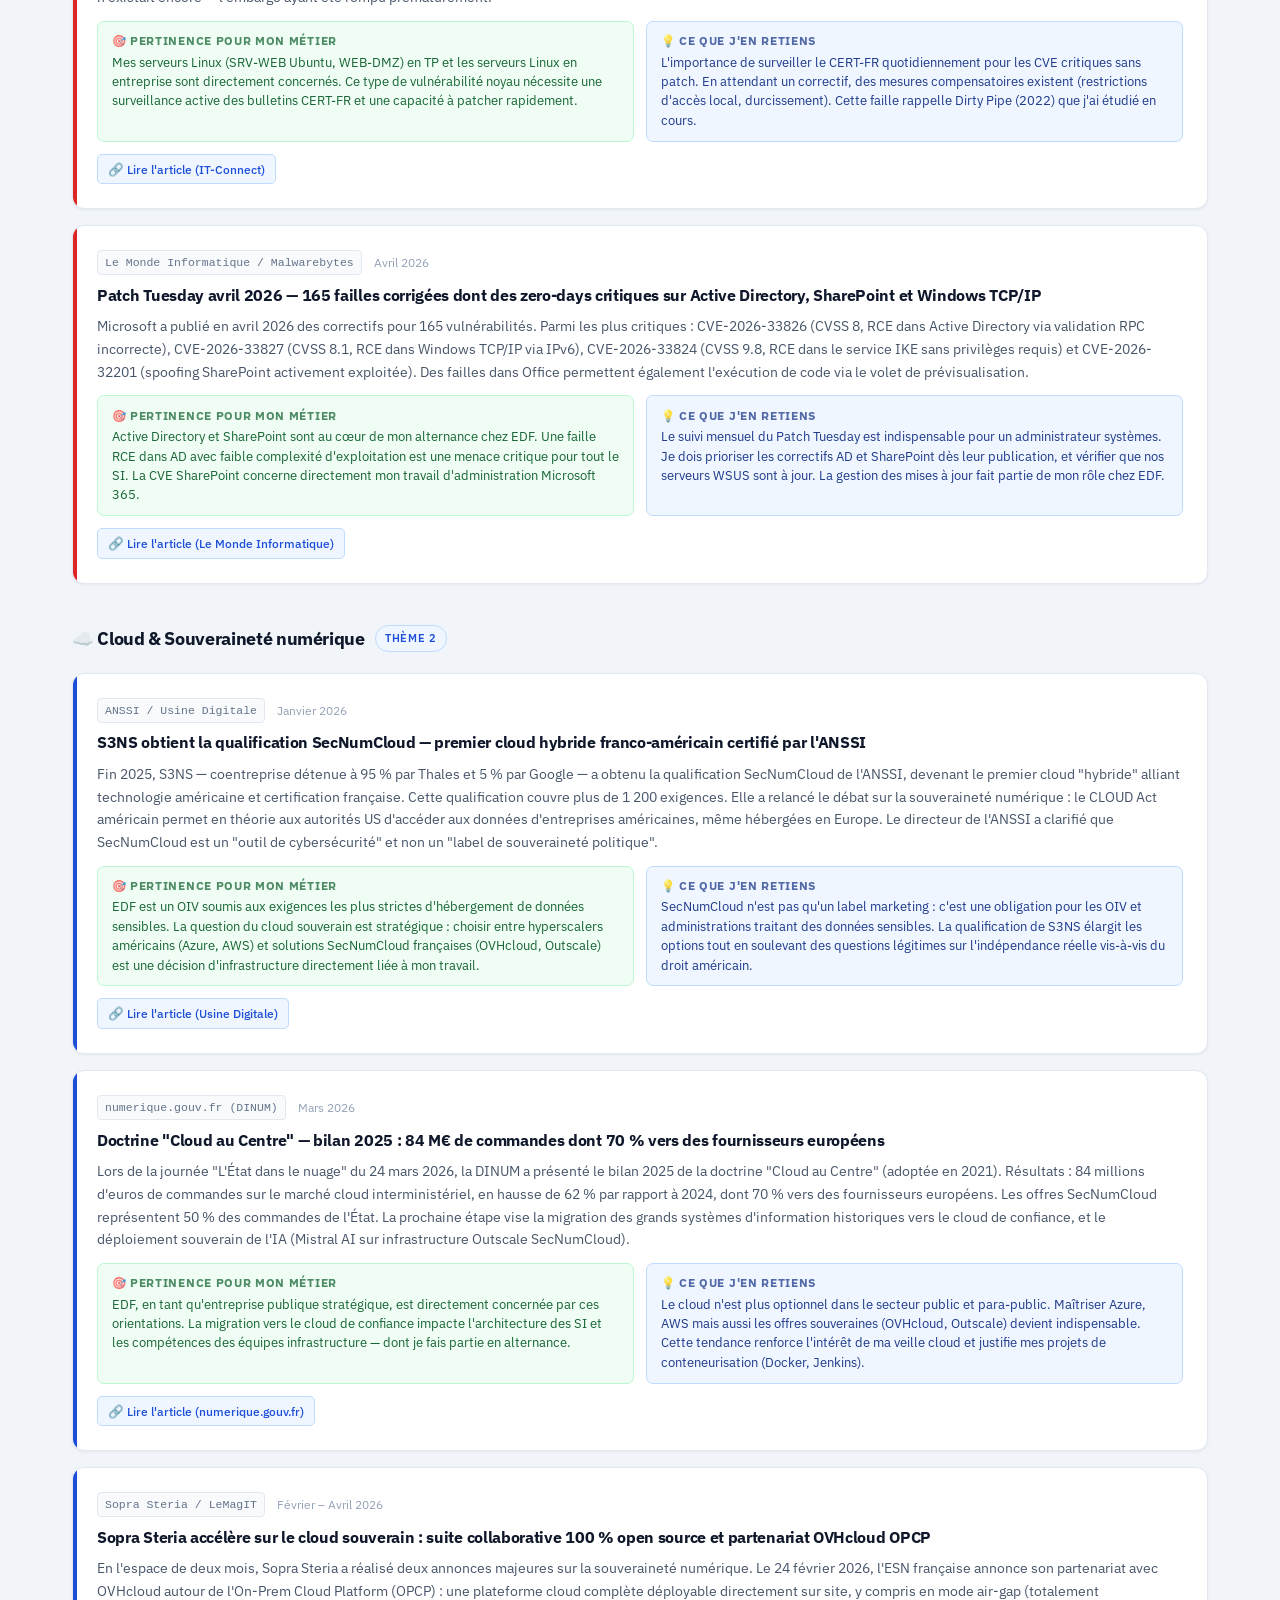
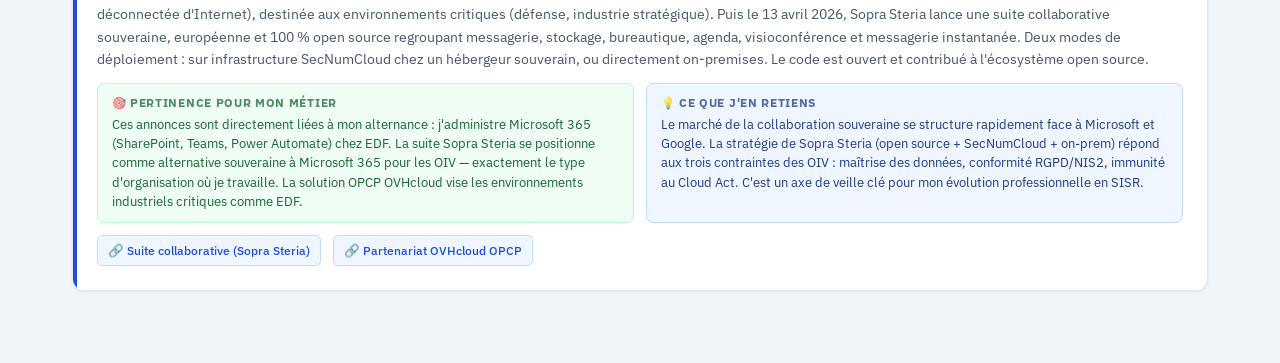
<file: veille.html>
<!DOCTYPE html>
<html lang="fr">
<head>
    <meta charset="UTF-8">
    <meta name="viewport" content="width=device-width, initial-scale=1.0">
    <title>Veille Technologique - Portfolio BTS SIO</title>
    <link rel="stylesheet" href="styles.css">
    <style>

        /* ── OUTILS DE VEILLE ── */
        .veille-tools {
            display: flex;
            flex-wrap: wrap;
            gap: 0.6rem;
            margin: 1.25rem 0 0;
        }

        .tool-tag {
            display: inline-flex;
            align-items: center;
            gap: 5px;
            background: #f1f5f9;
            border: 1px solid #e2e8f0;
            color: #475569;
            font-size: 0.78rem;
            font-weight: 500;
            padding: 4px 10px;
            border-radius: 6px;
        }

        /* ── CATÉGORIE ── */
        .veille-category {
            margin-bottom: 2.5rem;
        }

        .category-header {
            display: flex;
            align-items: center;
            gap: 10px;
            margin-bottom: 1.25rem;
        }

        .category-header h3 {
            font-size: 1.1rem;
            font-weight: 700;
            color: #0f172a;
            letter-spacing: -0.02em;
            margin: 0;
        }

        .category-pill {
            font-size: 0.7rem;
            font-weight: 600;
            text-transform: uppercase;
            letter-spacing: 0.07em;
            padding: 3px 9px;
            border-radius: 20px;
        }

        .pill-red   { background: #fef2f2; color: #dc2626; border: 1px solid #fecaca; }
        .pill-blue  { background: #eff6ff; color: #1d4ed8; border: 1px solid #bfdbfe; }

        /* ── ARTICLE CARD ── */
        .article-card {
            background: #fff;
            border: 1px solid #e2e8f0;
            border-radius: 12px;
            padding: 1.5rem;
            margin-bottom: 1rem;
            box-shadow: 0 1px 3px rgba(0,0,0,.06);
            transition: box-shadow 0.2s, border-color 0.2s;
            position: relative;
            overflow: hidden;
        }

        .article-card::before {
            content: '';
            position: absolute;
            top: 0; left: 0; bottom: 0;
            width: 4px;
            border-radius: 12px 0 0 12px;
        }

        .article-card.cyber::before  { background: #dc2626; }
        .article-card.cloud::before  { background: #1d4ed8; }

        .article-card:hover {
            box-shadow: 0 4px 16px rgba(0,0,0,.10);
            border-color: #c7d7fa;
        }

        .article-meta {
            display: flex;
            align-items: center;
            gap: 0.75rem;
            flex-wrap: wrap;
            margin-bottom: 0.6rem;
        }

        .article-source {
            font-family: 'Courier New', monospace;
            font-size: 0.72rem;
            color: #64748b;
            background: #f8fafc;
            border: 1px solid #e2e8f0;
            padding: 2px 7px;
            border-radius: 4px;
        }

        .article-date {
            font-size: 0.72rem;
            color: #94a3b8;
        }

        .article-card h4 {
            font-size: 0.97rem;
            font-weight: 700;
            color: #0f172a;
            letter-spacing: -0.02em;
            margin-bottom: 0.6rem;
            line-height: 1.35;
        }

        .article-summary {
            font-size: 0.86rem;
            color: #475569;
            line-height: 1.65;
            margin-bottom: 0.75rem;
        }

        /* ── BLOC ANALYSE ── */
        .article-analysis {
            display: grid;
            grid-template-columns: 1fr 1fr;
            gap: 0.75rem;
            margin-top: 0.75rem;
        }

        .analysis-block {
            border-radius: 7px;
            padding: 0.65rem 0.85rem;
            font-size: 0.81rem;
            line-height: 1.5;
        }

        .analysis-block.pertinence {
            background: #f0fdf4;
            border: 1px solid #bbf7d0;
            color: #166534;
        }

        .analysis-block.retenu {
            background: #eff6ff;
            border: 1px solid #bfdbfe;
            color: #1e3a8a;
        }

        .analysis-block strong {
            display: block;
            font-size: 0.72rem;
            text-transform: uppercase;
            letter-spacing: 0.06em;
            margin-bottom: 3px;
            opacity: 0.75;
        }

        /* ── LIEN ARTICLE ── */
        .article-link {
            display: inline-flex;
            align-items: center;
            gap: 5px;
            font-size: 0.78rem;
            font-weight: 500;
            color: #1d4ed8;
            text-decoration: none;
            margin-top: 0.75rem;
            padding: 4px 10px;
            border: 1px solid #bfdbfe;
            border-radius: 5px;
            background: #eff6ff;
            transition: background 0.15s;
        }

        .article-link:hover { background: #dbeafe; }

        /* ── RESPONSIVE ── */
        @media (max-width: 640px) {
            .article-analysis { grid-template-columns: 1fr; }
        }
    </style>
</head>
<body>
    <nav class="navbar">
        <div class="nav-container">
            <a href="index.html" class="logo">
                    Portfolio <span>BTS SIO</span>
            </a>          
            <div class="nav-toggle" onclick="toggleMobileNav()">
                <span></span><span></span><span></span>
            </div>
            <ul class="nav-menu">
                <li><a href="index.html"  class="nav-link">Accueil</a></li>
                <li><a href="about.html"  class="nav-link">À propos</a></li>
                <li><a href="e5.html"     class="nav-link">E5 - Projets</a></li>
                <li><a href="e6.html"     class="nav-link">E6 - Projets</a></li>
                <li><a href="veille.html" class="nav-link active">Veille</a></li>
            </ul>
        </div>
    </nav>

    <br><br>

    <div class="container">

        <div class="section-header">
            <h2>Veille Technologique et Juridique</h2>
            <p>Suivi régulier des actualités en cybersécurité et cloud pour rester à jour dans mon métier SISR</p>
        </div>

        <!-- ── MÉTHODE ── -->
        <div class="veille-method">
            <h3>🔍 Ma méthode de veille</h3>
            <div class="method-step">
                <div class="step-number">1</div>
                <div>
                    <h4>Sources sélectionnées</h4>
                    <p>Je consulte régulièrement des sources fiables et spécialisées : bulletins officiels de l'ANSSI et du CERT-FR, sites techniques IT-Connect et LeMagIT, flux RSS configurés sur mes thèmes (cybersécurité, cloud, virtualisation).</p>
                </div>
            </div>
            <div class="method-step">
                <div class="step-number">2</div>
                <div>
                    <h4>Collecte et tri</h4>
                    <p>Alertes Google configurées sur des mots-clés précis (ransomware France, CVE critique Windows, SecNumCloud…). Je lis les titres quotidiennement et sélectionne les articles pertinents pour mon activité SISR.</p>
                </div>
            </div>
            <div class="method-step">
                <div class="step-number">3</div>
                <div>
                    <h4>Analyse et application</h4>
                    <p>Pour chaque article retenu, j'évalue l'impact sur mon métier : est-ce une menace à surveiller en entreprise ? Un outil à tester ? Une réglementation qui change les pratiques ?</p>
                </div>
            </div>
            <div class="method-step">
                <div class="step-number">4</div>
                <div>
                    <h4>Outils utilisés</h4>
                    <p>Flux RSS, alertes Google, newsletters ANSSI/CERT-FR, veille Twitter/X sur comptes spécialisés.</p>
                </div>
            </div>

            <div class="veille-tools">
                <span class="tool-tag">📡 ANSSI</span>
                <span class="tool-tag">🔔 CERT-FR</span>
                <span class="tool-tag">📰 IT-Connect</span>
                <span class="tool-tag">📰 LeMagIT</span>
                <span class="tool-tag">🔍 Alertes Google</span>
                <span class="tool-tag">📥 Flux RSS</span>
                <span class="tool-tag">🗞️ ZATAZ</span>
                <span class="tool-tag">🗞️ Le Monde Informatique</span>
            </div>
        </div>

        <!-- ════════════════════════════════
             CYBERSÉCURITÉ
        ════════════════════════════════ -->
        <div class="veille-category">
            <div class="category-header">
                <h3>🔒 Cybersécurité</h3>
                <span class="category-pill pill-red">Thème 1</span>
            </div>

            <!-- ARTICLE 1 -->
            <div class="article-card cyber">
                <div class="article-meta">
                    <span class="article-source">ZATAZ / LeMagIT</span>
                    <span class="article-date">Janvier 2026</span>
                </div>
                <h4>Ransomware en France : 2025, l'année de la reprise — concentration des groupes et professionnalisation des attaques</h4>
                <p class="article-summary">
                    Après une relative accalmie en 2024 liée aux Jeux Olympiques, les attaques par ransomware ont fortement repris en France en 2025. Les groupes les plus actifs contre les entreprises françaises sont Akira, RansomHub, Qilin, DragonForce et Medusa, qui concentrent plus de la moitié des attaques. En novembre 2025, le groupe Clop a revendiqué à lui seul 334 attaques en un mois. Selon le rapport Sophos, le montant médian des rançons payées en France atteint 1,22 million de dollars, et 58 % des attaques aboutissent au chiffrement des données. La cause première reste l'exploitation de vulnérabilités (30 % des incidents).
                </p>
                <div class="article-analysis">
                    <div class="analysis-block pertinence">
                        <strong>🎯 Pertinence pour mon métier</strong>
                        En tant qu'alternant SISR chez EDF — opérateur d'importance vitale (OIV) — ce type d'attaque est une menace directe. La mise en place de PCA/PRA, la gestion des sauvegardes et les politiques de patch management sont des réponses concrètes à ces risques.
                    </div>
                    <div class="analysis-block retenu">
                        <strong>💡 Ce que j'en retiens</strong>
                        La chaîne d'attaque "infostealer → accès initial → ransomware" s'industrialise. Il faut généraliser la MFA résistante au phishing (FIDO2/passkeys) et réduire les sessions longues. Le PCA/PRA que j'ai mis en place en TP répond directement à ce type de menace.
                    </div>
                </div>
                <a href="https://www.zataz.com/ransomware-2025-2026-la-concentration-saccelere/" target="_blank" class="article-link">🔗 Lire l'article (ZATAZ)</a>
            </div>

            <!-- ARTICLE 2 -->
            <div class="article-card cyber">
                <div class="article-meta">
                    <span class="article-source">IT-Connect</span>
                    <span class="article-date">Mai 2026</span>
                </div>
                <h4>Dirty Frag — faille zero-day Linux permettant d'obtenir les droits root sans correctif disponible</h4>
                <p class="article-summary">
                    Le 7 mai 2026, le chercheur Hyunwoo Kim a divulgué publiquement la vulnérabilité "Dirty Frag" affectant le noyau Linux. La faille exploite deux vulnérabilités dans les composants xfrm-ESP et RxRPC liées à des opérations cryptographiques, permettant à un utilisateur sans privilèges d'écraser des fichiers critiques en RAM (comme /etc/passwd). Un code d'exploitation universel fonctionnel sur de nombreuses distributions Linux a été publié. Au moment de la divulgation, aucun patch officiel ni CVE n'existait encore — l'embargo ayant été rompu prématurément.
                </p>
                <div class="article-analysis">
                    <div class="analysis-block pertinence">
                        <strong>🎯 Pertinence pour mon métier</strong>
                        Mes serveurs Linux (SRV-WEB Ubuntu, WEB-DMZ) en TP et les serveurs Linux en entreprise sont directement concernés. Ce type de vulnérabilité noyau nécessite une surveillance active des bulletins CERT-FR et une capacité à patcher rapidement.
                    </div>
                    <div class="analysis-block retenu">
                        <strong>💡 Ce que j'en retiens</strong>
                        L'importance de surveiller le CERT-FR quotidiennement pour les CVE critiques sans patch. En attendant un correctif, des mesures compensatoires existent (restrictions d'accès local, durcissement). Cette faille rappelle Dirty Pipe (2022) que j'ai étudié en cours.
                    </div>
                </div>
                <a href="https://www.it-connect.fr/dirty-frag-cette-faille-zero-day-donne-les-droits-root-sur-linux/" target="_blank" class="article-link">🔗 Lire l'article (IT-Connect)</a>
            </div>

            <!-- ARTICLE 3 -->
            <div class="article-card cyber">
                <div class="article-meta">
                    <span class="article-source">Le Monde Informatique / Malwarebytes</span>
                    <span class="article-date">Avril 2026</span>
                </div>
                <h4>Patch Tuesday avril 2026 — 165 failles corrigées dont des zero-days critiques sur Active Directory, SharePoint et Windows TCP/IP</h4>
                <p class="article-summary">
                    Microsoft a publié en avril 2026 des correctifs pour 165 vulnérabilités. Parmi les plus critiques : CVE-2026-33826 (CVSS 8, RCE dans Active Directory via validation RPC incorrecte), CVE-2026-33827 (CVSS 8.1, RCE dans Windows TCP/IP via IPv6), CVE-2026-33824 (CVSS 9.8, RCE dans le service IKE sans privilèges requis) et CVE-2026-32201 (spoofing SharePoint activement exploitée). Des failles dans Office permettent également l'exécution de code via le volet de prévisualisation.
                </p>
                <div class="article-analysis">
                    <div class="analysis-block pertinence">
                        <strong>🎯 Pertinence pour mon métier</strong>
                        Active Directory et SharePoint sont au cœur de mon alternance chez EDF. Une faille RCE dans AD avec faible complexité d'exploitation est une menace critique pour tout le SI. La CVE SharePoint concerne directement mon travail d'administration Microsoft 365.
                    </div>
                    <div class="analysis-block retenu">
                        <strong>💡 Ce que j'en retiens</strong>
                        Le suivi mensuel du Patch Tuesday est indispensable pour un administrateur systèmes. Je dois prioriser les correctifs AD et SharePoint dès leur publication, et vérifier que nos serveurs WSUS sont à jour. La gestion des mises à jour fait partie de mon rôle chez EDF.
                    </div>
                </div>
                <a href="https://www.lemondeinformatique.fr/actualites/lire-microsoft-corrige-165-failles-en-avril-dont-une-zero-day-99927.html" target="_blank" class="article-link">🔗 Lire l'article (Le Monde Informatique)</a>
            </div>

        </div>

        <!-- ════════════════════════════════
             CLOUD & SOUVERAINETÉ
        ════════════════════════════════ -->
        <div class="veille-category">
            <div class="category-header">
                <h3>☁️ Cloud & Souveraineté numérique</h3>
                <span class="category-pill pill-blue">Thème 2</span>
            </div>

            <!-- ARTICLE 4 -->
            <div class="article-card cloud">
                <div class="article-meta">
                    <span class="article-source">ANSSI / Usine Digitale</span>
                    <span class="article-date">Janvier 2026</span>
                </div>
                <h4>S3NS obtient la qualification SecNumCloud — premier cloud hybride franco-américain certifié par l'ANSSI</h4>
                <p class="article-summary">
                    Fin 2025, S3NS — coentreprise détenue à 95 % par Thales et 5 % par Google — a obtenu la qualification SecNumCloud de l'ANSSI, devenant le premier cloud "hybride" alliant technologie américaine et certification française. Cette qualification couvre plus de 1 200 exigences. Elle a relancé le débat sur la souveraineté numérique : le CLOUD Act américain permet en théorie aux autorités US d'accéder aux données d'entreprises américaines, même hébergées en Europe. Le directeur de l'ANSSI a clarifié que SecNumCloud est un "outil de cybersécurité" et non un "label de souveraineté politique".
                </p>
                <div class="article-analysis">
                    <div class="analysis-block pertinence">
                        <strong>🎯 Pertinence pour mon métier</strong>
                        EDF est un OIV soumis aux exigences les plus strictes d'hébergement de données sensibles. La question du cloud souverain est stratégique : choisir entre hyperscalers américains (Azure, AWS) et solutions SecNumCloud françaises (OVHcloud, Outscale) est une décision d'infrastructure directement liée à mon travail.
                    </div>
                    <div class="analysis-block retenu">
                        <strong>💡 Ce que j'en retiens</strong>
                        SecNumCloud n'est pas qu'un label marketing : c'est une obligation pour les OIV et administrations traitant des données sensibles. La qualification de S3NS élargit les options tout en soulevant des questions légitimes sur l'indépendance réelle vis-à-vis du droit américain.
                    </div>
                </div>
                <a href="https://www.usine-digitale.fr/informatique/cloud/souverainete-ce-que-lobtention-du-visa-secnumcloud-par-s3ns-change-durablement-dans-la-doctrine-francaise-du-cloud-de-confiance.IMMAGOMCTBFM3DXWKV2KBAZLSU.html" target="_blank" class="article-link">🔗 Lire l'article (Usine Digitale)</a>
            </div>

            <!-- ARTICLE 5 -->
            <div class="article-card cloud">
                <div class="article-meta">
                    <span class="article-source">numerique.gouv.fr (DINUM)</span>
                    <span class="article-date">Mars 2026</span>
                </div>
                <h4>Doctrine "Cloud au Centre" — bilan 2025 : 84 M€ de commandes dont 70 % vers des fournisseurs européens</h4>
                <p class="article-summary">
                    Lors de la journée "L'État dans le nuage" du 24 mars 2026, la DINUM a présenté le bilan 2025 de la doctrine "Cloud au Centre" (adoptée en 2021). Résultats : 84 millions d'euros de commandes sur le marché cloud interministériel, en hausse de 62 % par rapport à 2024, dont 70 % vers des fournisseurs européens. Les offres SecNumCloud représentent 50 % des commandes de l'État. La prochaine étape vise la migration des grands systèmes d'information historiques vers le cloud de confiance, et le déploiement souverain de l'IA (Mistral AI sur infrastructure Outscale SecNumCloud).
                </p>
                <div class="article-analysis">
                    <div class="analysis-block pertinence">
                        <strong>🎯 Pertinence pour mon métier</strong>
                        EDF, en tant qu'entreprise publique stratégique, est directement concernée par ces orientations. La migration vers le cloud de confiance impacte l'architecture des SI et les compétences des équipes infrastructure — dont je fais partie en alternance.
                    </div>
                    <div class="analysis-block retenu">
                        <strong>💡 Ce que j'en retiens</strong>
                        Le cloud n'est plus optionnel dans le secteur public et para-public. Maîtriser Azure, AWS mais aussi les offres souveraines (OVHcloud, Outscale) devient indispensable. Cette tendance renforce l'intérêt de ma veille cloud et justifie mes projets de conteneurisation (Docker, Jenkins).
                    </div>
                </div>
                <a href="https://www.numerique.gouv.fr/sinformer/espace-presse/etat-transition-cloud-offres-europeennes-souveraines/" target="_blank" class="article-link">🔗 Lire l'article (numerique.gouv.fr)</a>
            </div>

            <!-- ARTICLE 6 — Sopra Steria -->
            <div class="article-card cloud">
                <div class="article-meta">
                    <span class="article-source">Sopra Steria / LeMagIT</span>
                    <span class="article-date">Février – Avril 2026</span>
                </div>
                <h4>Sopra Steria accélère sur le cloud souverain : suite collaborative 100 % open source et partenariat OVHcloud OPCP</h4>
                <p class="article-summary">
                    En l'espace de deux mois, Sopra Steria a réalisé deux annonces majeures sur la souveraineté numérique. Le 24 février 2026, l'ESN française annonce son partenariat avec OVHcloud autour de l'On-Prem Cloud Platform (OPCP) : une plateforme cloud complète déployable directement sur site, y compris en mode air-gap (totalement déconnectée d'Internet), destinée aux environnements critiques (défense, industrie stratégique). Puis le 13 avril 2026, Sopra Steria lance une suite collaborative souveraine, européenne et 100 % open source regroupant messagerie, stockage, bureautique, agenda, visioconférence et messagerie instantanée. Deux modes de déploiement : sur infrastructure SecNumCloud chez un hébergeur souverain, ou directement on-premises. Le code est ouvert et contribué à l'écosystème open source.
                </p>
                <div class="article-analysis">
                    <div class="analysis-block pertinence">
                        <strong>🎯 Pertinence pour mon métier</strong>
                        Ces annonces sont directement liées à mon alternance : j'administre Microsoft 365 (SharePoint, Teams, Power Automate) chez EDF. La suite Sopra Steria se positionne comme alternative souveraine à Microsoft 365 pour les OIV — exactement le type d'organisation où je travaille. La solution OPCP OVHcloud vise les environnements industriels critiques comme EDF.
                    </div>
                    <div class="analysis-block retenu">
                        <strong>💡 Ce que j'en retiens</strong>
                        Le marché de la collaboration souveraine se structure rapidement face à Microsoft et Google. La stratégie de Sopra Steria (open source + SecNumCloud + on-prem) répond aux trois contraintes des OIV : maîtrise des données, conformité RGPD/NIS2, immunité au Cloud Act. C'est un axe de veille clé pour mon évolution professionnelle en SISR.
                    </div>
                </div>
                <a href="https://www.soprasteria.fr/espace-media/publications/details/sopra-steria-lance-une-suite-collaborative-souveraine-integralement-open-source" target="_blank" class="article-link">🔗 Suite collaborative (Sopra Steria)</a>
                <a href="https://www.soprasteria.com/fr/media/publications/details/sopra-steria-renforce-son-engagement-dans-le-cloud-souverain-en-s-appuyant-sur-la-plateforme-opcp-d-ovhcloud" target="_blank" class="article-link" style="margin-left:0.5rem;">🔗 Partenariat OVHcloud OPCP</a>
            </div>

        </div>

    </div>

    <script src="scripts.js"></script>
</body>
</html>
</file>
<file: styles.css>
@import url('https://fonts.googleapis.com/css2?family=Outfit:wght@300;400;500;600;700&family=IBM+Plex+Sans:wght@300;400;500&family=IBM+Plex+Mono:wght@400;500&display=swap');

*, *::before, *::after {
  margin: 0;
  padding: 0;
  box-sizing: border-box;
}

:root {
  /* Palette principale */
  --primary:      #1a56db;
  --primary-dark: #1e429f;
  --primary-light:#eff6ff;
  --secondary:    #0891b2;
  --accent:       #06b6d4;

  /* Neutres */
  --dark:       #0f172a;
  --gray:       #334155;
  --mid-gray:   #64748b;
  --light-gray: #f1f5f9;
  --border:     #e2e8f0;
  --white:      #ffffff;

  /* Sémantique */
  --text:       #1e293b;
  --text-light: #64748b;

  /* Effets */
  --shadow-sm:  0 1px 3px rgba(0,0,0,.08), 0 1px 2px rgba(0,0,0,.06);
  --shadow-md:  0 4px 16px rgba(15,23,42,.10);
  --shadow-lg:  0 12px 40px rgba(15,23,42,.14);
  --radius:     10px;
  --radius-lg:  16px;
}

/* ── BASE ── */
html { scroll-behavior: smooth; }

body {
  font-family: 'IBM Plex Sans', sans-serif;
  font-size: 1rem;
  line-height: 1.65;
  color: var(--text);
  background: var(--light-gray);
}

/* ── NAVIGATION ── */
.navbar {
  position: sticky;
  top: 0;
  width: 100%;
  background: rgba(255,255,255,0.92);
  backdrop-filter: blur(14px);
  -webkit-backdrop-filter: blur(14px);
  z-index: 1000;
  border-bottom: 1px solid var(--border);
  box-shadow: var(--shadow-sm);
  transition: box-shadow 0.3s;
}

.navbar.scrolled {
  box-shadow: var(--shadow-md);
}

.nav-container {
  max-width: 1200px;
  margin: 0 auto;
  display: flex;
  justify-content: space-between;
  align-items: center;
  padding: 0 2rem;
  height: 64px;
}

.logo {
  font-family: 'Outfit', sans-serif;
  font-size: 1.25rem;
  font-weight: 700;
  color: var(--dark);
  text-decoration: none;
  letter-spacing: -0.03em;
}

.logo span {
  color: var(--primary);
}

.nav-menu {
  display: flex;
  list-style: none;
  gap: 0.25rem;
}

.nav-link {
  text-decoration: none;
  color: var(--text-light);
  font-size: 0.875rem;
  font-weight: 500;
  padding: 0.45rem 0.9rem;
  border-radius: 7px;
  transition: background 0.15s, color 0.15s;
  position: relative;
}

.nav-link:hover,
.nav-link.active {
  background: var(--primary-light);
  color: var(--primary);
}

/* Supprimer l'ancien pseudo-element soulignement */
.nav-link::after { display: none; }

/* ── PAGES ── */
.page {
  display: none;
  min-height: 100vh;
  padding-top: 0;
}

.page.active {
  display: block;
}

.container {
  max-width: 1200px;
  margin: 0 auto;
  padding: 2rem;
}

/* ── HERO ── */
.hero {
  background: var(--dark);
  color: var(--white);
  margin: 0;
  padding: 0;
  position: relative;
  overflow: hidden;
}

/* Grille décorative subtile */
.hero::before {
  content: '';
  position: absolute;
  inset: 0;
  background-image:
    linear-gradient(rgba(255,255,255,0.04) 1px, transparent 1px),
    linear-gradient(90deg, rgba(255,255,255,0.04) 1px, transparent 1px);
  background-size: 40px 40px;
  pointer-events: none;
}

/* Lueur d'accent coin haut gauche */
.hero::after {
  content: '';
  position: absolute;
  top: -120px;
  left: -80px;
  width: 480px;
  height: 480px;
  background: radial-gradient(circle, rgba(26,86,219,0.35) 0%, transparent 70%);
  pointer-events: none;
}

.hero-content {
  position: relative;
  z-index: 1;
  max-width: 1200px;
  margin: 0 auto;
  padding: 7rem 2rem 5rem;
}

.hero-badge {
  display: inline-flex;
  align-items: center;
  gap: 6px;
  background: rgba(26,86,219,0.2);
  border: 1px solid rgba(96,165,250,0.3);
  border-radius: 20px;
  padding: 0.3rem 0.85rem;
  font-family: 'IBM Plex Mono', monospace;
  font-size: 0.72rem;
  font-weight: 500;
  color: #93c5fd;
  margin-bottom: 1.5rem;
  letter-spacing: 0.06em;
  text-transform: uppercase;
}

.hero h1 {
  font-family: 'Outfit', sans-serif;
  font-size: clamp(2.2rem, 5vw, 3.8rem);
  font-weight: 700;
  letter-spacing: -0.04em;
  line-height: 1.1;
  margin-bottom: 1.25rem;
  color: var(--white);
  text-shadow: none;
}

.hero h1 .highlight {
  color: #60a5fa;
}

.hero p {
  font-size: 1.1rem;
  color: #94a3b8;
  font-weight: 300;
  max-width: 540px;
  margin-bottom: 2.5rem;
  opacity: 1;
}

.hero-meta {
  display: flex;
  gap: 1.5rem;
  flex-wrap: wrap;
  margin-bottom: 2.5rem;
}

.hero-chip {
  display: flex;
  align-items: center;
  gap: 6px;
  font-family: 'IBM Plex Mono', monospace;
  font-size: 0.78rem;
  color: #64748b;
}

.hero-chip::before {
  content: '';
  width: 6px; height: 6px;
  border-radius: 50%;
  background: var(--accent);
  flex-shrink: 0;
}

.cta-button {
  display: inline-flex;
  align-items: center;
  gap: 8px;
  padding: 0.75rem 1.5rem;
  background: var(--primary);
  color: var(--white);
  text-decoration: none;
  border-radius: var(--radius);
  font-weight: 500;
  font-size: 0.9rem;
  transition: background 0.2s, transform 0.2s, box-shadow 0.2s;
  border: none;
}

.cta-button:hover {
  background: var(--primary-dark);
  transform: translateY(-2px);
  box-shadow: 0 8px 24px rgba(26,86,219,0.35);
}

.cta-button.secondary {
  background: rgba(255,255,255,0.08);
  border: 1px solid rgba(255,255,255,0.15);
  margin-left: 0.75rem;
}

.cta-button.secondary:hover {
  background: rgba(255,255,255,0.14);
  box-shadow: none;
}

/* ── SECTION HEADERS ── */
.section-header {
  text-align: center;
  margin-bottom: 3rem;
}

.section-header h2 {
  font-family: 'Outfit', sans-serif;
  font-size: clamp(1.6rem, 3vw, 2.4rem);
  font-weight: 700;
  letter-spacing: -0.03em;
  color: var(--dark);
  margin-bottom: 0.75rem;
  background: none;
  -webkit-background-clip: unset;
  -webkit-text-fill-color: unset;
  background-clip: unset;
}

.section-header p {
  font-size: 1rem;
  color: var(--text-light);
  max-width: 520px;
  margin: 0 auto;
}

/* Trait décoratif sous le titre */
.section-header::after {
  content: '';
  display: block;
  width: 36px;
  height: 3px;
  background: var(--primary);
  border-radius: 2px;
  margin: 1rem auto 0;
}

/* ── CARDS GÉNÉRIQUES ── */
.card-grid {
  display: grid;
  grid-template-columns: repeat(auto-fit, minmax(280px, 1fr));
  gap: 1.5rem;
  margin: 2rem 0;
}

.card {
  background: var(--white);
  border-radius: var(--radius-lg);
  padding: 1.75rem;
  border: 1px solid var(--border);
  box-shadow: var(--shadow-sm);
  transition: transform 0.2s, box-shadow 0.2s, border-color 0.2s;
  position: relative;
  overflow: hidden;
}

.card::before {
  content: '';
  position: absolute;
  top: 0; left: 0; right: 0;
  height: 3px;
  background: var(--primary);
  border-radius: var(--radius-lg) var(--radius-lg) 0 0;
  opacity: 0;
  transition: opacity 0.2s;
}

.card:hover {
  transform: translateY(-4px);
  box-shadow: var(--shadow-lg);
  border-color: #c7d7fa;
}

.card:hover::before {
  opacity: 1;
}

.card h3 {
  font-family: 'Outfit', sans-serif;
  font-size: 1.15rem;
  font-weight: 600;
  margin-bottom: 0.75rem;
  color: var(--dark);
  letter-spacing: -0.02em;
}

.card p {
  color: var(--text-light);
  font-size: 0.9rem;
  line-height: 1.7;
}

/* ── CLICKABLE CARDS ── */
.clickable-card {
  cursor: pointer;
  user-select: none;
}

.clickable-card:hover {
  transform: translateY(-6px);
}

.clickable-card:active {
  transform: translateY(-2px);
  transition: all 0.1s;
}

/* ── PROJECT CARDS ── */
.project-card {
  background: var(--white);
  border-radius: var(--radius-lg);
  border: 1px solid var(--border);
  overflow: hidden;
  box-shadow: var(--shadow-sm);
  transition: transform 0.2s, box-shadow 0.2s;
  margin-bottom: 1.5rem;
}

.project-card:hover {
  transform: translateY(-4px);
  box-shadow: var(--shadow-lg);
}

.project-header {
  background: var(--dark);
  color: var(--white);
  padding: 1.5rem 1.75rem;
  display: flex;
  align-items: flex-start;
  gap: 1rem;
  position: relative;
  overflow: hidden;
}

/* Bande couleur à gauche du header */
.project-header::before {
  content: '';
  position: absolute;
  left: 0; top: 0; bottom: 0;
  width: 4px;
  background: var(--accent);
}

.project-header h3 {
  font-family: 'Outfit', sans-serif;
  font-size: 1.1rem;
  font-weight: 600;
  color: var(--white);
  letter-spacing: -0.02em;
  margin: 0;
}

.project-header p {
  font-size: 0.82rem;
  color: #94a3b8;
  margin-top: 0.25rem;
}

.project-number {
  font-family: 'IBM Plex Mono', monospace;
  font-size: 0.7rem;
  color: #475569;
  background: rgba(255,255,255,0.06);
  border: 1px solid rgba(255,255,255,0.1);
  border-radius: 5px;
  padding: 2px 7px;
  align-self: flex-start;
  flex-shrink: 0;
  margin-left: auto;
}

.project-content {
  padding: 1.75rem;
}

.project-content p {
  color: var(--text-light);
  font-size: 0.9rem;
  margin-bottom: 1rem;
}

.project-content ul {
  margin-left: 1.25rem;
  color: var(--text-light);
  font-size: 0.875rem;
  line-height: 1.9;
}

.project-content ul li::marker {
  color: var(--primary);
}

/* ── TECH STACK ── */
.tech-stack {
  display: flex;
  flex-wrap: wrap;
  gap: 0.4rem;
  margin-top: 1rem;
}

.tech-tag {
  font-family: 'IBM Plex Mono', monospace;
  font-size: 0.72rem;
  font-weight: 500;
  color: var(--primary);
  background: var(--primary-light);
  border: 1px solid #bfdbfe;
  padding: 0.2rem 0.6rem;
  border-radius: 5px;
  letter-spacing: 0.01em;
  transition: background 0.15s, border-color 0.15s;
}

.tech-tag:hover {
  background: #dbeafe;
  border-color: #93c5fd;
}

/* Liens documents */
.doc-link {
  display: inline-flex;
  align-items: center;
  gap: 6px;
  margin-top: 1.25rem;
  font-size: 0.85rem;
  font-weight: 500;
  color: var(--primary);
  text-decoration: none;
  padding: 0.45rem 0.9rem;
  border-radius: 7px;
  border: 1px solid #bfdbfe;
  background: var(--primary-light);
  transition: background 0.15s, box-shadow 0.15s;
}

.doc-link:hover {
  background: #dbeafe;
  box-shadow: 0 2px 8px rgba(26,86,219,0.15);
}

/* ── ABOUT ── */
.about-content {
  display: grid;
  grid-template-columns: 280px 1fr;
  gap: 2.5rem;
  align-items: start;
  margin: 2rem 0;
}

.profile-card {
  background: var(--white);
  border-radius: var(--radius-lg);
  border: 1px solid var(--border);
  padding: 2rem 1.5rem;
  text-align: center;
  box-shadow: var(--shadow-sm);
  position: sticky;
  top: 84px;
}

.profile-img {
  width: 100px;
  height: 100px;
  border-radius: 50%;
  background: var(--dark);
  border: 3px solid var(--primary);
  margin: 0 auto 1rem;
  display: flex;
  align-items: center;
  justify-content: center;
  font-family: 'Outfit', sans-serif;
  font-size: 2rem;
  font-weight: 700;
  color: white;
}

.profile-card h3 {
  font-family: 'Outfit', sans-serif;
  font-size: 1.15rem;
  font-weight: 700;
  color: var(--dark);
  letter-spacing: -0.02em;
}

.profile-card p {
  font-size: 0.85rem;
  color: var(--text-light);
  margin-top: 0.25rem;
}

.profile-badge {
  display: inline-block;
  margin-top: 0.75rem;
  font-family: 'IBM Plex Mono', monospace;
  font-size: 0.72rem;
  background: var(--primary-light);
  color: var(--primary);
  border: 1px solid #bfdbfe;
  padding: 3px 10px;
  border-radius: 20px;
}

/* ── VEILLE ── */
.veille-method {
  background: var(--white);
  border-radius: var(--radius-lg);
  border: 1px solid var(--border);
  padding: 2rem;
  margin: 2rem 0;
  box-shadow: var(--shadow-sm);
}

.veille-method h3 {
  font-family: 'Outfit', sans-serif;
  font-size: 1.1rem;
  font-weight: 600;
  color: var(--dark);
  margin-bottom: 1.25rem;
  letter-spacing: -0.02em;
}

.method-step {
  display: flex;
  align-items: flex-start;
  gap: 1rem;
  margin: 1rem 0;
  padding: 1rem 1.25rem;
  border-radius: var(--radius);
  background: var(--light-gray);
  border: 1px solid var(--border);
  transition: border-color 0.2s, background 0.2s;
}

.method-step:hover {
  background: var(--primary-light);
  border-color: #bfdbfe;
}

.step-number {
  background: var(--primary);
  color: white;
  width: 32px;
  height: 32px;
  border-radius: 8px;
  display: flex;
  align-items: center;
  justify-content: center;
  font-family: 'IBM Plex Mono', monospace;
  font-size: 0.8rem;
  font-weight: 500;
  flex-shrink: 0;
  margin-right: 0;
}

.method-step h4 {
  font-size: 0.9rem;
  font-weight: 600;
  color: var(--dark);
  margin-bottom: 0.25rem;
}

.method-step p {
  font-size: 0.83rem;
  color: var(--text-light);
  line-height: 1.55;
}

/* ── MOBILE NAVIGATION ── */
.nav-toggle {
  display: none;
  flex-direction: column;
  cursor: pointer;
  padding: 0.5rem;
  gap: 5px;
}

.nav-toggle span {
  width: 22px;
  height: 2px;
  background: var(--text);
  border-radius: 2px;
  transition: 0.25s;
  display: block;
}

.nav-toggle.active span:nth-child(1) { transform: rotate(-45deg) translate(-4px, 5px); }
.nav-toggle.active span:nth-child(2) { opacity: 0; }
.nav-toggle.active span:nth-child(3) { transform: rotate(45deg) translate(-4px, -5px); }

/* ── RESPONSIVE ── */
@media (max-width: 900px) {
  .about-content {
    grid-template-columns: 1fr;
  }
  .profile-card { position: static; }
}

@media (max-width: 768px) {
  .nav-container { padding: 0 1rem; }

  .nav-toggle { display: flex; }

  .nav-menu {
    position: fixed;
    top: 64px;
    left: -100%;
    width: 100%;
    height: calc(100vh - 64px);
    background: rgba(255,255,255,0.98);
    backdrop-filter: blur(12px);
    flex-direction: column;
    align-items: center;
    justify-content: flex-start;
    padding-top: 2.5rem;
    gap: 0.5rem;
    transition: left 0.3s ease;
    box-shadow: var(--shadow-lg);
  }

  .nav-menu.active { left: 0; }

  .nav-link {
    font-size: 1.05rem;
    padding: 0.75rem 2rem;
    width: 80%;
    text-align: center;
  }

  .container { padding: 1.25rem; }

  .hero-content { padding: 5rem 1.25rem 3.5rem; }

  .hero h1 { font-size: clamp(1.8rem, 7vw, 2.5rem); }

  .hero p { font-size: 0.95rem; }

  .about-content {
    grid-template-columns: 1fr;
    text-align: center;
    gap: 1.5rem;
  }

  .card-grid { grid-template-columns: 1fr; gap: 1rem; }

  .card { padding: 1.4rem; }

  .project-content { padding: 1.4rem; }

  .method-step { flex-direction: column; align-items: center; text-align: center; }

  .cta-button.secondary { margin-left: 0; margin-top: 0.75rem; }
}

@media (max-width: 480px) {
  .hero h1 { font-size: 1.7rem; }
  .logo { font-size: 1.1rem; }
  .section-header h2 { font-size: 1.5rem; }
}

/* ── ANIMATIONS ── */
@keyframes fadeInUp {
  from { opacity: 0; transform: translateY(24px); }
  to   { opacity: 1; transform: translateY(0); }
}

.fade-in {
  animation: fadeInUp 0.5s ease both;
}

/* Stagger sur les cartes */
.card:nth-child(1) { animation-delay: 0.05s; }
.card:nth-child(2) { animation-delay: 0.10s; }
.card:nth-child(3) { animation-delay: 0.15s; }

/* ── UTILITAIRES ── */
.mono {
  font-family: 'IBM Plex Mono', monospace;
  font-size: 0.85em;
  color: var(--text-light);
}

.divider {
  height: 1px;
  background: var(--border);
  margin: 2rem 0;
}
</file>
